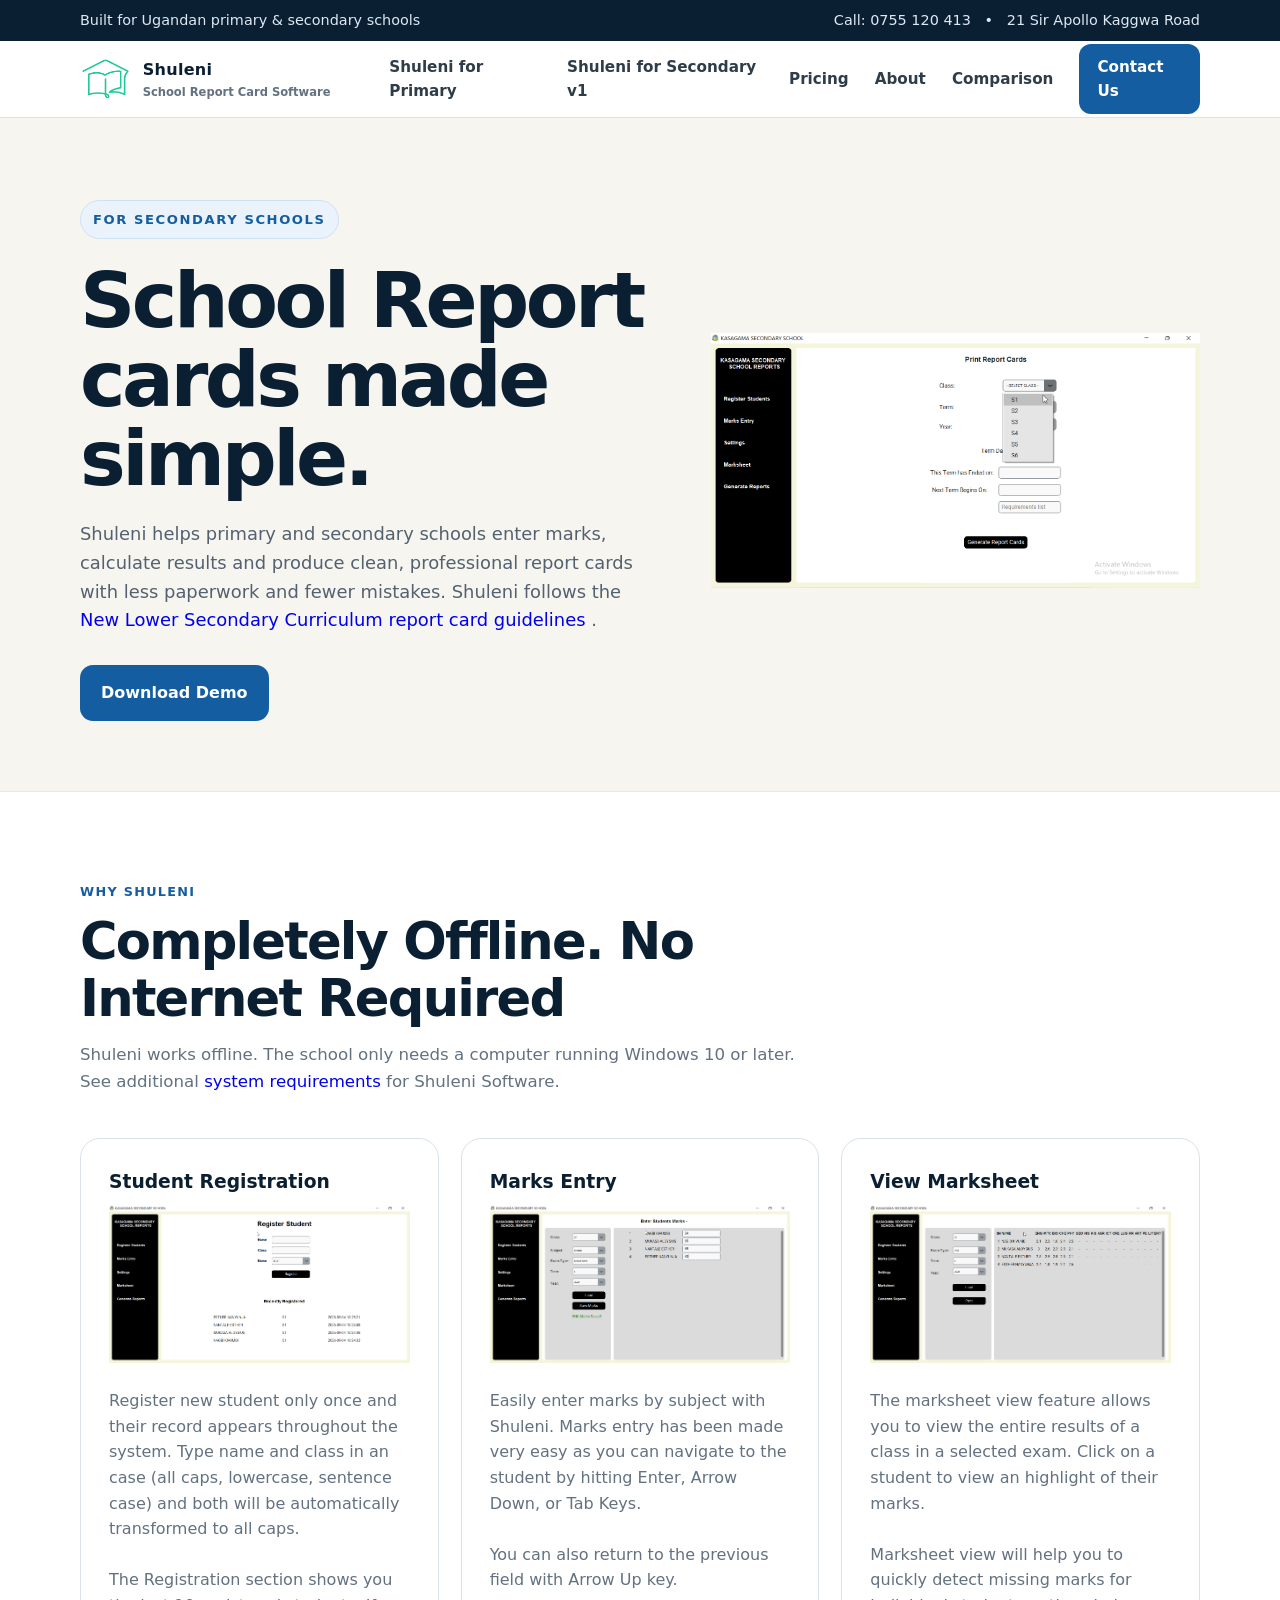
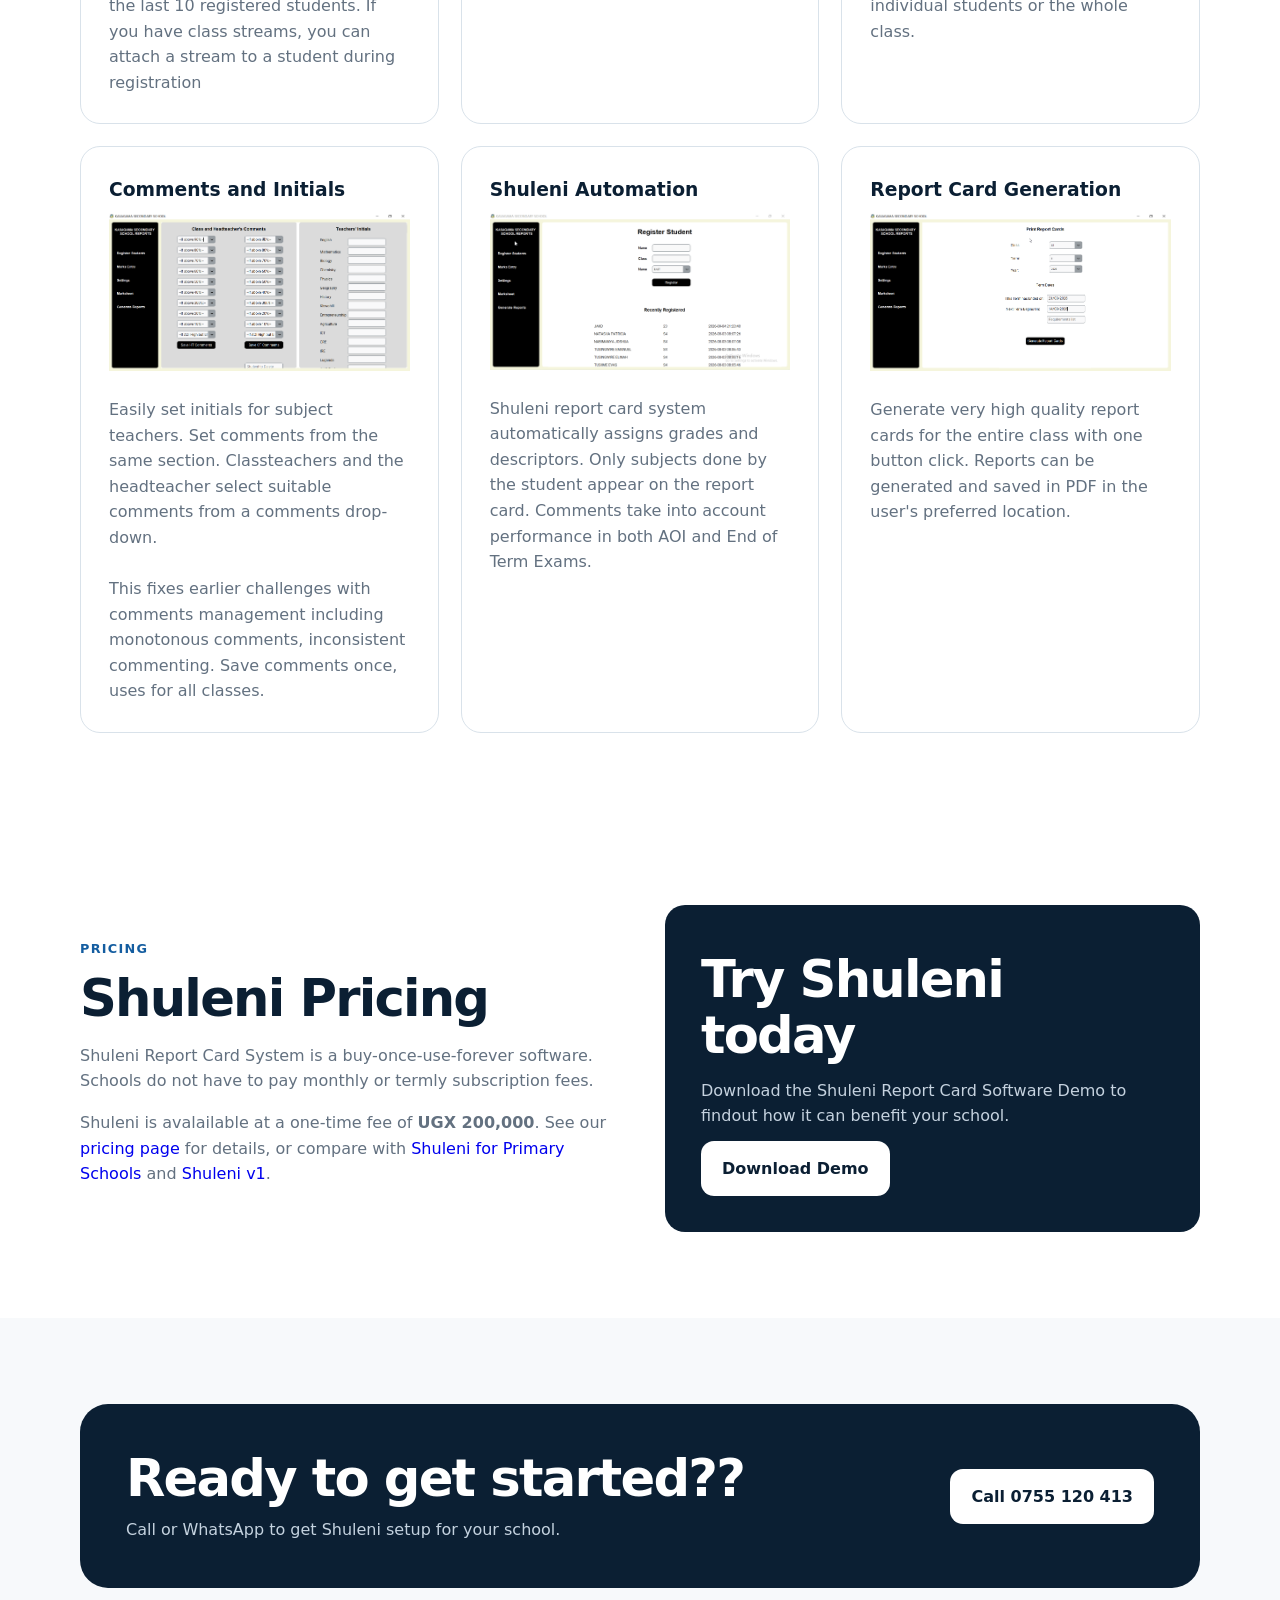
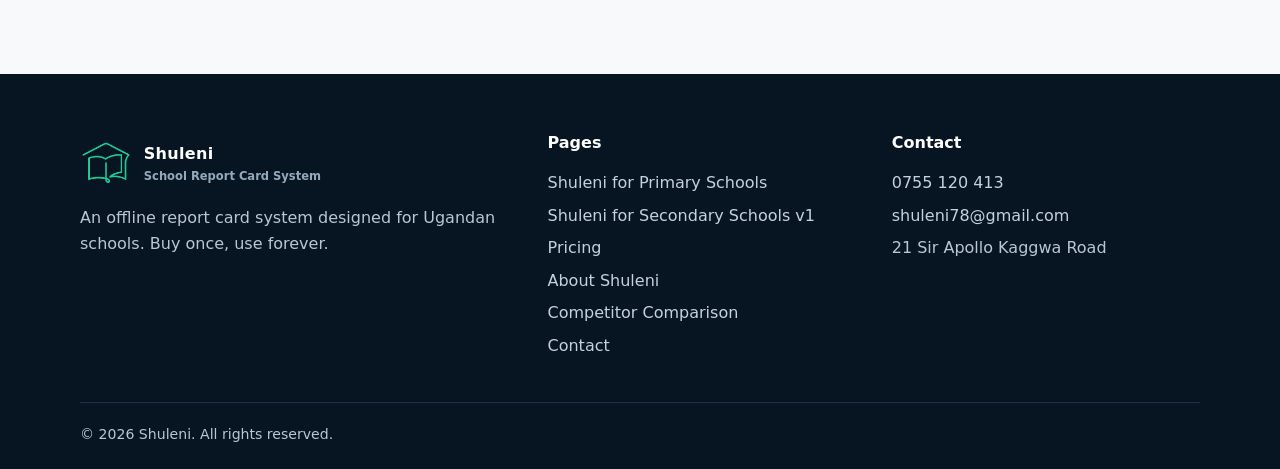
<file: index.html>
<!doctype html>
<html lang="en">

<head>
  <meta charset="utf-8">
  <meta name="viewport" content="width=device-width,initial-scale=1">
  <meta name="description"
    content="Shuleni is an offline report card system for primary and secondary schools in Uganda. Easily generate and print school report cards.">
  <title>Report card software for schools in Uganda | Shuleni</title>
  <link rel="stylesheet" href="styles.css">
  <link rel="canonical" href="https://shuleni.net/">
  <link rel="shortcut icon" href="shuleni.ico" type="image/x-icon">
  <link rel="apple-touch-icon" href="shuleni.png">
  <meta property="og:title" content="Shuleni - Generate report cards offline">
  <meta property="og:description"
    content="Shuleni is an offline report card system for primary and secondary schools in Uganda.">
  <meta property="og:image" content="secondary-report-card-software-v2-student-registration.png">
  <meta property="og:url" content="https://shuleni.net/">

  <script type="application/ld+json">
  {
    "@context": "https://schema.org",
    "@graph": [
      {
        "@type": "SoftwareApplication",
        "@id": "https://shuleni.net/",
        "name": "Shuleni Report Card Software",
        "url": "https://shuleni.net/",
        "applicationCategory": "EducationalApplication",
        "operatingSystem": "All",
        "description": "Generate, print, and manage student report cards easily. Shuleni is Uganda’s report card management system for secondary schools. One-time payment, lifetime use.",
        "offers": {
          "@type": "Offer",
          "price": "200000",
          "priceCurrency": "UGX",
          "description": "Free demo available for download. One-time payment of UGX 200,000 for lifetime use."
        }
      },
      {
        "@type": "Organization",
        "@id": "https://shuleni.net/",
        "name": "Shuleni Report Card Software",
        "url": "https://shuleni.net/",
        "logo": "https://shuleni.net/shuleni.png", 
        "knowsAbout": ["School Management System", "Report Card Software", "Educational Software", "Ugandan Schools"]
      }
    ]
  }
  </script>
</head>

<body>

  <div class="topbar">
    <div class="container">
      <span>Built for Ugandan primary & secondary schools</span>
      <span>Call: 0755 120 413 &nbsp; • &nbsp; 21 Sir Apollo Kaggwa Road</span>
    </div>
  </div>


  <header>
    <div class="container nav">
      <a class="brand" href="index.html">
        <img src="shuleni.png" alt="Shuleni report card software logo" width="18%">
        <span>Shuleni<small>School Report Card Software</small></span>
      </a>
      <button class="menu-btn" aria-label="Open menu" aria-expanded="false">
        <span></span><span></span><span></span>
      </button>
      <nav class="nav-links">
        <a href="primary-school-report-card.html">Shuleni for Primary</a>
        <a href="report-card-for-secondary-school-v1.html">Shuleni for Secondary v1</a>
        <a href="pricing.html">Pricing</a>
        <a href="about.html">About</a>
        <a href="shuleni-vs-other-report-card-systems.html">Comparison</a>
        <a href="contact.html" class="nav-cta">Contact Us</a>
      </nav>
    </div>
  </header>

  <main>
    <section class="hero">
      <div class="container hero-grid">
        <div>
          <span class="eyebrow">For Secondary Schools</span>
          <h1>School Report cards made simple.</h1>
          <p>Shuleni helps primary and secondary schools enter marks, calculate results and produce clean, professional
            report cards with less paperwork and fewer mistakes.
            Shuleni follows the <a href="about.html#ncdc">New Lower Secondary Curriculum report card guidelines</a> .
          </p>

          <div class="actions">
            <a class="btn btn-primary"
              href="https://www.dropbox.com/scl/fi/bcjqydziy88ohp67qaoa9/Shuleni-Reports.exe?rlkey=f9dswarxwx8oh7zzv0zzcn2iu&st=6m3leph2&dl=0"
              download>Download Demo</a>
          </div>

        </div>
        <div class="software-ard" aria-label="Sample report card preview">
          <img src="secondary-report-card-software-v2-report-generation.gif"
            alt="Shuleni report card software report generation process gif" width="100%">

        </div>
      </div>
    </section>

    <section class="section">
      <div class="container">
        <div class="section-head">
          <span class="kicker">Why Shuleni</span>
          <h2>Completely Offline. No Internet Required</h2>
          <p>Shuleni works offline. The school only needs a computer running Windows 10 or later. See additional <a
              href="about.html#requirements">system requirements</a> for Shuleni Software.</p>
        </div>
        <div class="grid-3">
          <div class="card">
            <h3>Student Registration</h3>
            <img src="secondary-report-card-software-v2-student-registration.png"
              alt="Shuleni report card software student registration interface." width="100%">
            <br>
            <p>Register new student only once and their record appears throughout the system. Type name and class in an
              case (all caps, lowercase, sentence case) and both will be automatically transformed to all caps.</p>
            <br>
            <p>The Registration section shows you the last 10 registered students. If you have class streams, you can
              attach a stream to a student during registration</p>
          </div>
          <div class="card">
            <h3>Marks Entry</h3>
            <img src="secondary-report-card-software-v2-marks-entry.png"
              alt="Shuleni report card software marks entry interface." width="100%">
            <br>
            <p>Easily enter marks by subject with Shuleni. Marks entry has been made very easy as you can navigate to
              the student by hitting Enter, Arrow Down, or Tab Keys.</p>
            <br>
            <p>You can also return to the previous field with Arrow Up key.</p>
          </div>
          <div class="card">
            <h3>View Marksheet</h3>
            <img src="secondary-report-card-software-v2-marksheet.png"
              alt="Shuleni report card software marksheet view interface." width="100%">
            <br>
            <p>The marksheet view feature allows you to view the entire results of a class in a selected exam. Click on
              a student to view an highlight of their marks.</p>
            <br>
            <p>Marksheet view will help you to quickly detect missing marks for individual students or the whole class.
            </p>
          </div>
          <div class="card">
            <h3>Comments and Initials</h3>
            <img src="secondary-report-card-software-v2-comments-initials.png"
              alt="Shuleni report card software comments and initials section." width="100%">
            <br>
            <p>Easily set initials for subject teachers. Set comments from the same section. Classteachers and the
              headteacher select suitable comments from a comments drop-down.</p>
            <br>
            <p>This fixes earlier challenges with comments management including monotonous comments, inconsistent
              commenting. Save comments once, uses for all classes.</p>
          </div>
          <div class="card">
            <h3>Shuleni Automation</h3>
            <img src="secondary-report-card-software-v2-student-registration.gif"
              alt="Shuleni report card software automation features." width="100%">
            <br>
            <p>Shuleni report card system automatically assigns grades and descriptors. Only subjects done by the
              student appear on the
              report card. Comments take into account performance in both AOI and End of Term Exams.</p>
          </div>
          <div class="card">
            <h3>Report Card Generation</h3>
            <img src="secondary-report-card-software-v2-report-generation.png"
              alt="Shuleni report card software report generation section." width="100%">
            <br>
            <p>Generate very high quality report cards for the entire class with one button click. Reports can be
              generated and saved in PDF in the user's preferred location.</p>
          </div>

        </div>
      </div>
    </section>


    <section class="section">
      <div class="container split">
        <div>
          <span class="kicker">PRICING</span>
          <h2>Shuleni Pricing</h2>
          <p style="color:var(--muted)">Shuleni Report Card System is a buy-once-use-forever software. Schools do not
            have to pay monthly or termly subscription fees.</p>
          <p style="color:var(--muted)">Shuleni is avalailable at a one-time fee of <strong>UGX 200,000</strong>. See
            our <a href="pricing.html">pricing page</a> for details, or compare with <a
              href="primary-school-report-card.html">Shuleni for Primary Schools</a> and <a
              href="report-card-for-secondary-school-v1.html">Shuleni v1</a>.</p>

        </div>
        <div class="card" style="padding:36px;background:var(--navy);color:white;border:0">

          <h2 style="color:white">Try Shuleni today</h2>
          <p style="color:#c5d2df">Download the Shuleni Report Card Software Demo to findout how it can benefit your
            school.</p>
          <a class="btn"
            href="https://www.dropbox.com/scl/fi/bcjqydziy88ohp67qaoa9/Shuleni-Reports.exe?rlkey=f9dswarxwx8oh7zzv0zzcn2iu&st=6m3leph2&dl=0"
            style="background:white;color:var(--navy);margin-top:12px">Download Demo</a>
        </div>
      </div>
    </section>

    <section class="section alt">
      <div class="container">
        <div class="cta-panel">
          <div>
            <h2>Ready to get started??</h2>
            <p>Call or WhatsApp to get Shuleni setup for your school.</p>
          </div>
          <a class="btn" href="tel:+256755120413" style="background:white;color:var(--navy)">Call 0755 120 413</a>
        </div>
      </div>
    </section>
  </main>

  <footer>
    <div class="container">
      <div class="footer-grid">
        <div>
          <a class="brand" href="index.html" style="color:white">
            <img src="shuleni.png" alt="Shuleni report card software logo" width="12%">
            <span>Shuleni<small style="color:#95a9ba">School Report Card System</small></span>
          </a>
          <p style="max-width:420px">An offline report card system designed for Ugandan schools. Buy once, use
            forever.</p>
        </div>
        <div>
          <h4>Pages</h4>
          <a href="primary-school-report-card.html">Shuleni for Primary Schools</a>
          <a href="report-card-for-secondary-school-v1.html">Shuleni for Secondary Schools v1</a>
          <a href="pricing.html">Pricing</a>
          <a href="about.html">About Shuleni</a>
          <a href="shuleni-vs-other-report-card-systems.html">Competitor Comparison</a>
          <a href="contact.html">Contact</a>
        </div>
        <div>
          <h4>Contact</h4>
          <a href="tel:+256755120413">0755 120 413</a>
          <a href="mailto:shuleni78@gmail.com">shuleni78@gmail.com</a>
          <span>21 Sir Apollo Kaggwa Road</span>
        </div>
      </div>
      <div class="copyright">© <span data-year></span> Shuleni. All rights reserved.</div>
    </div>
  </footer>

  <script src="script.js"></script>
</body>

</html>
</file>
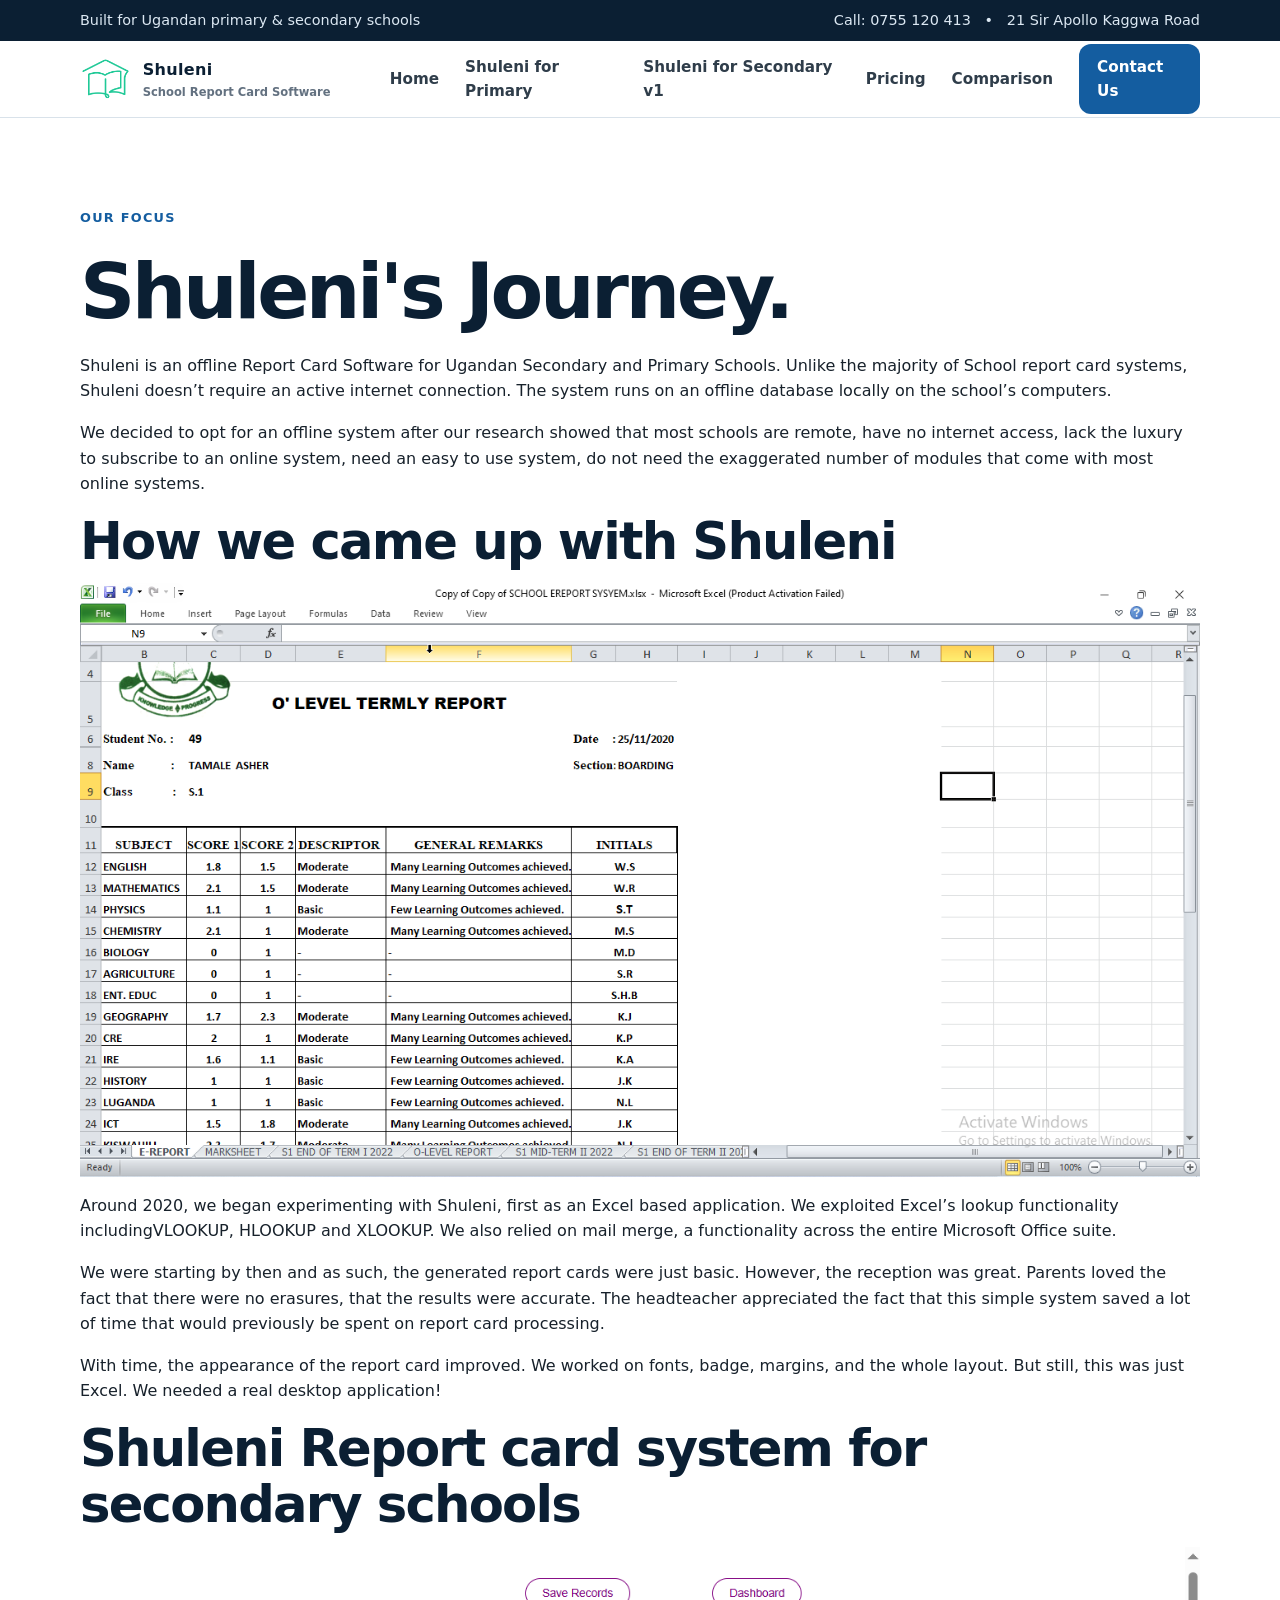
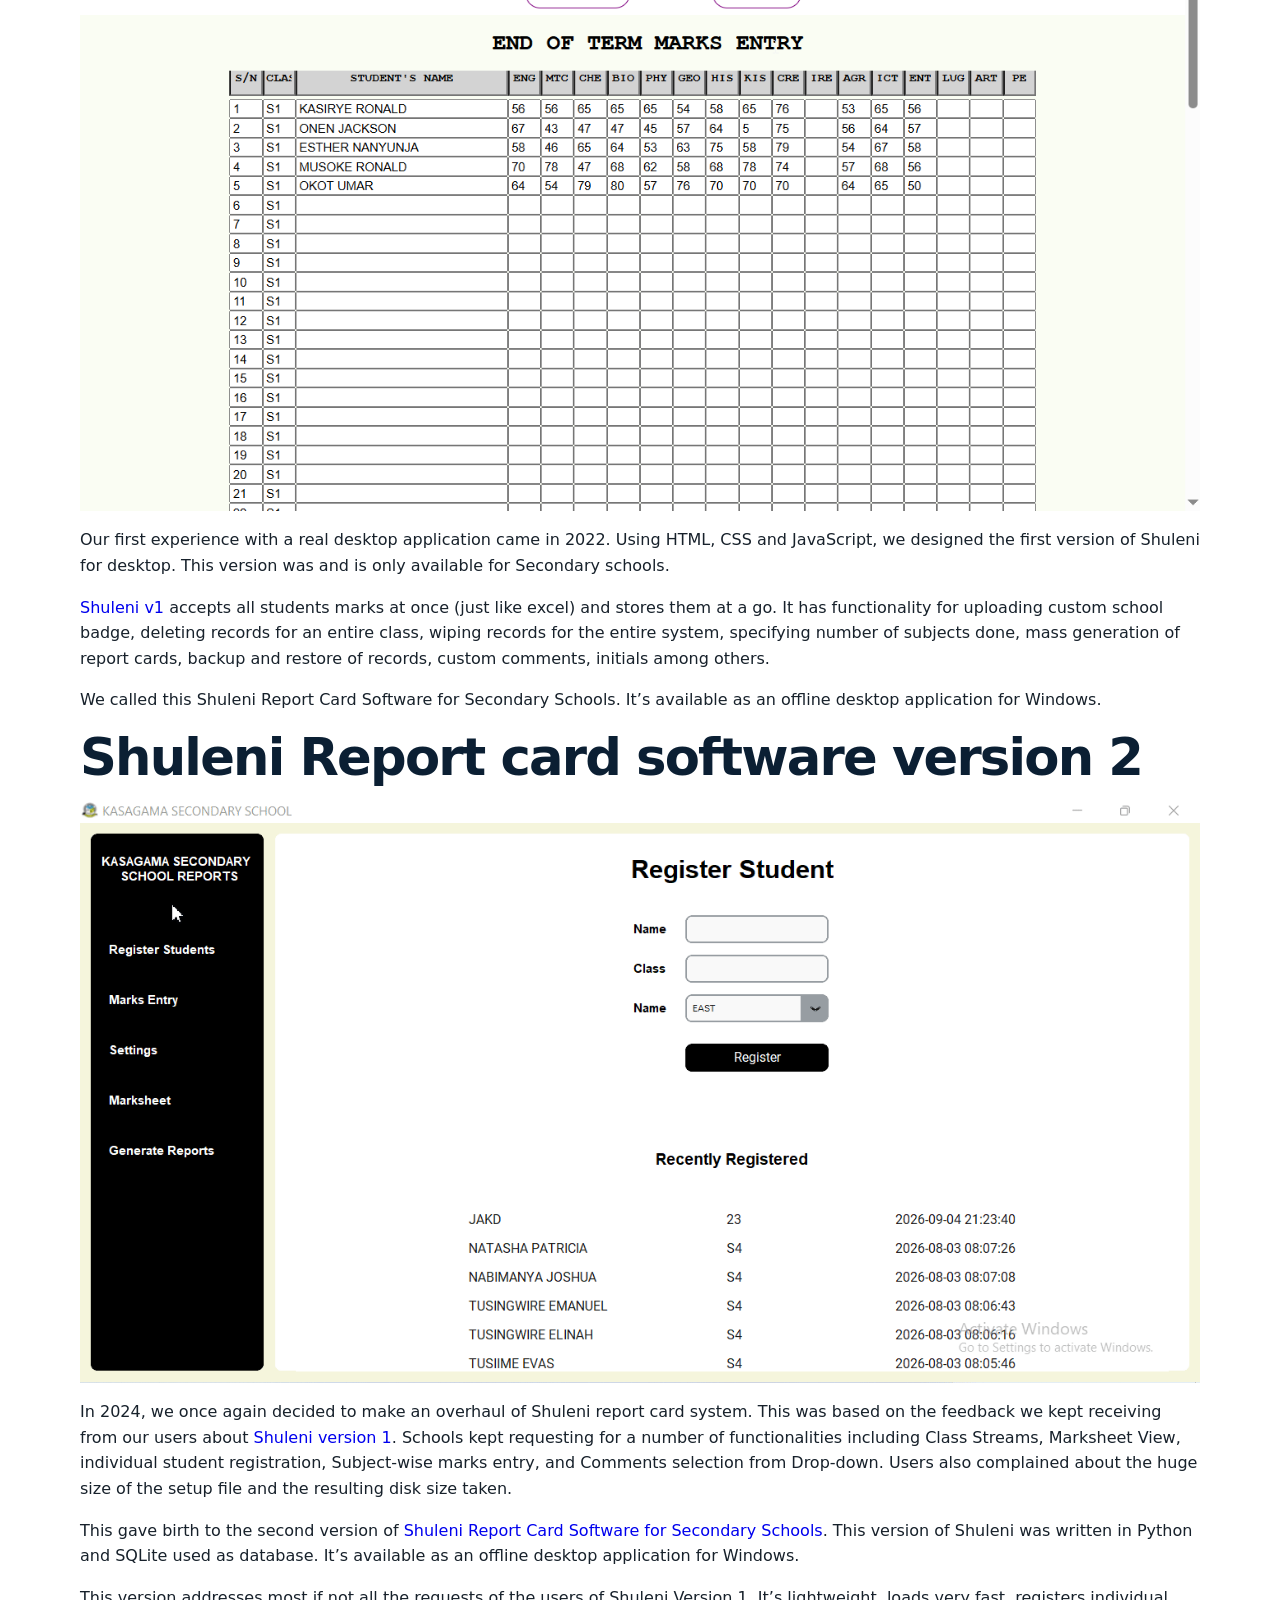
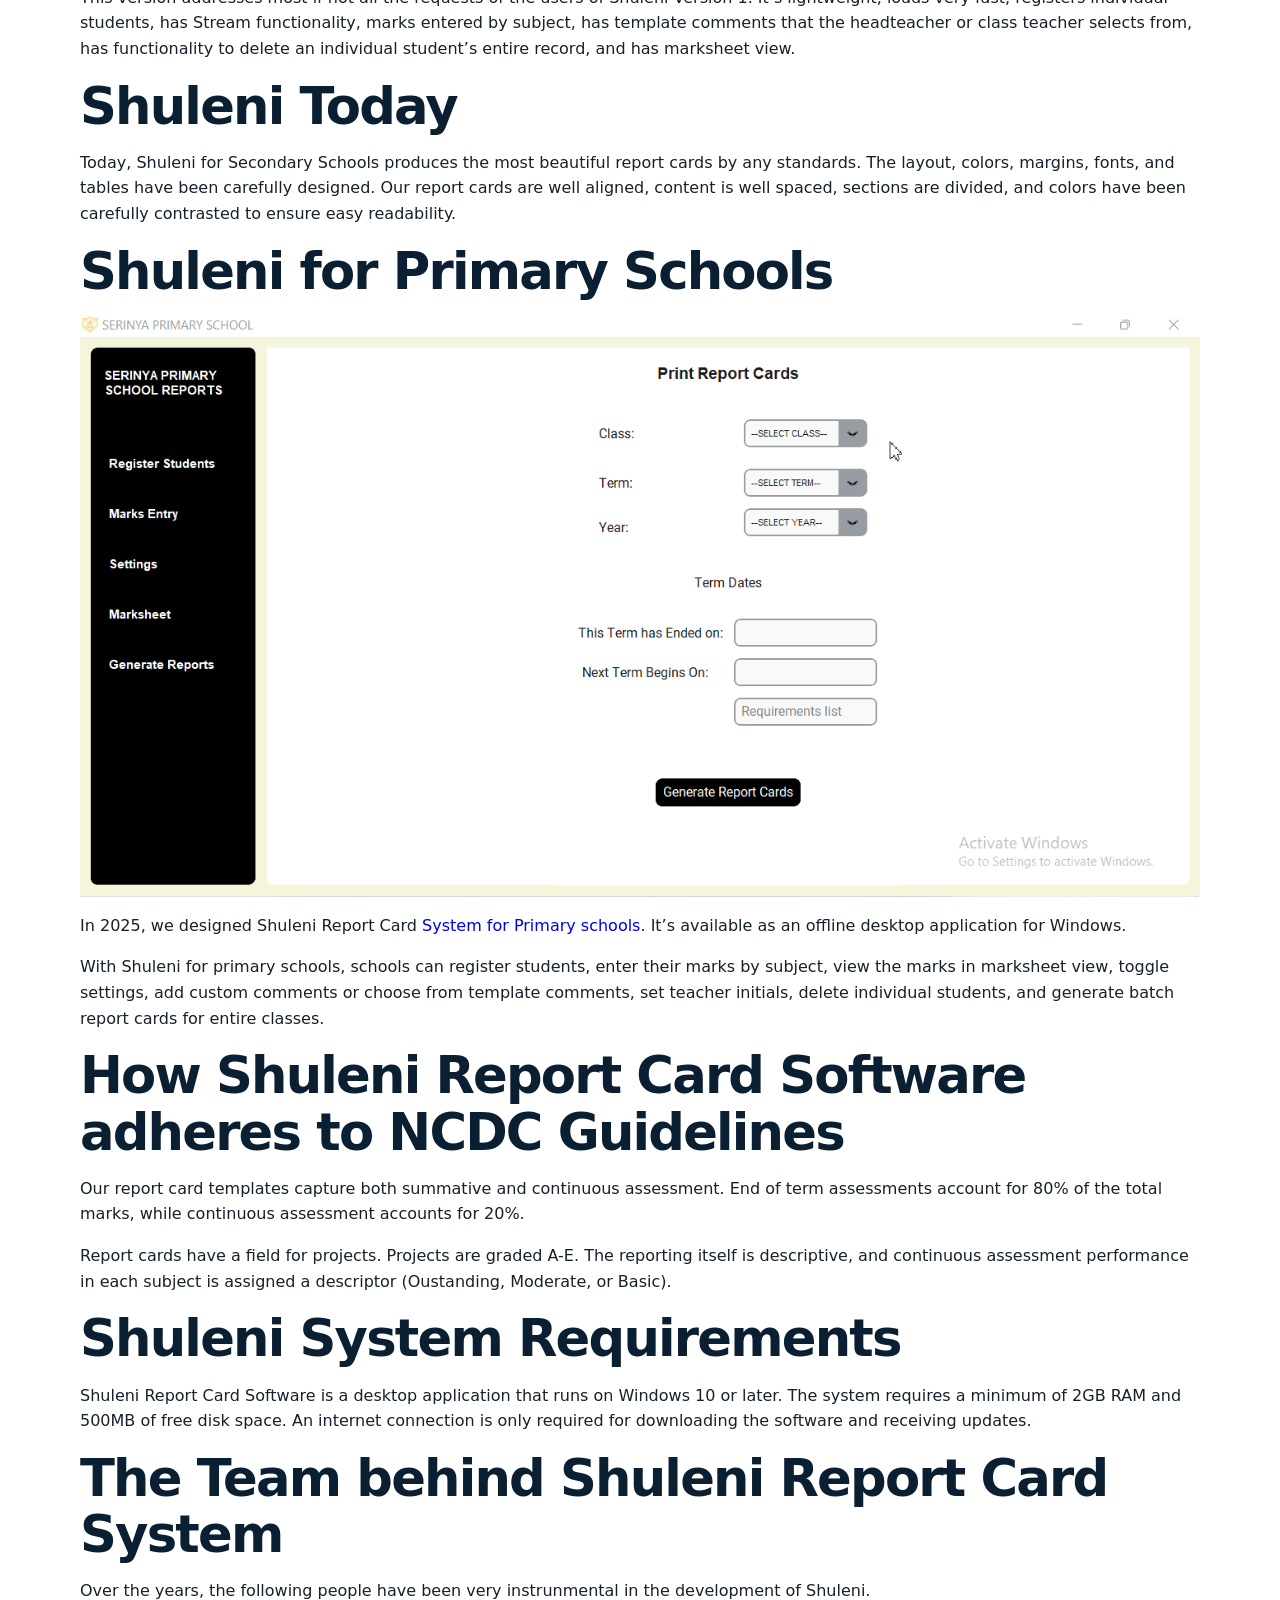
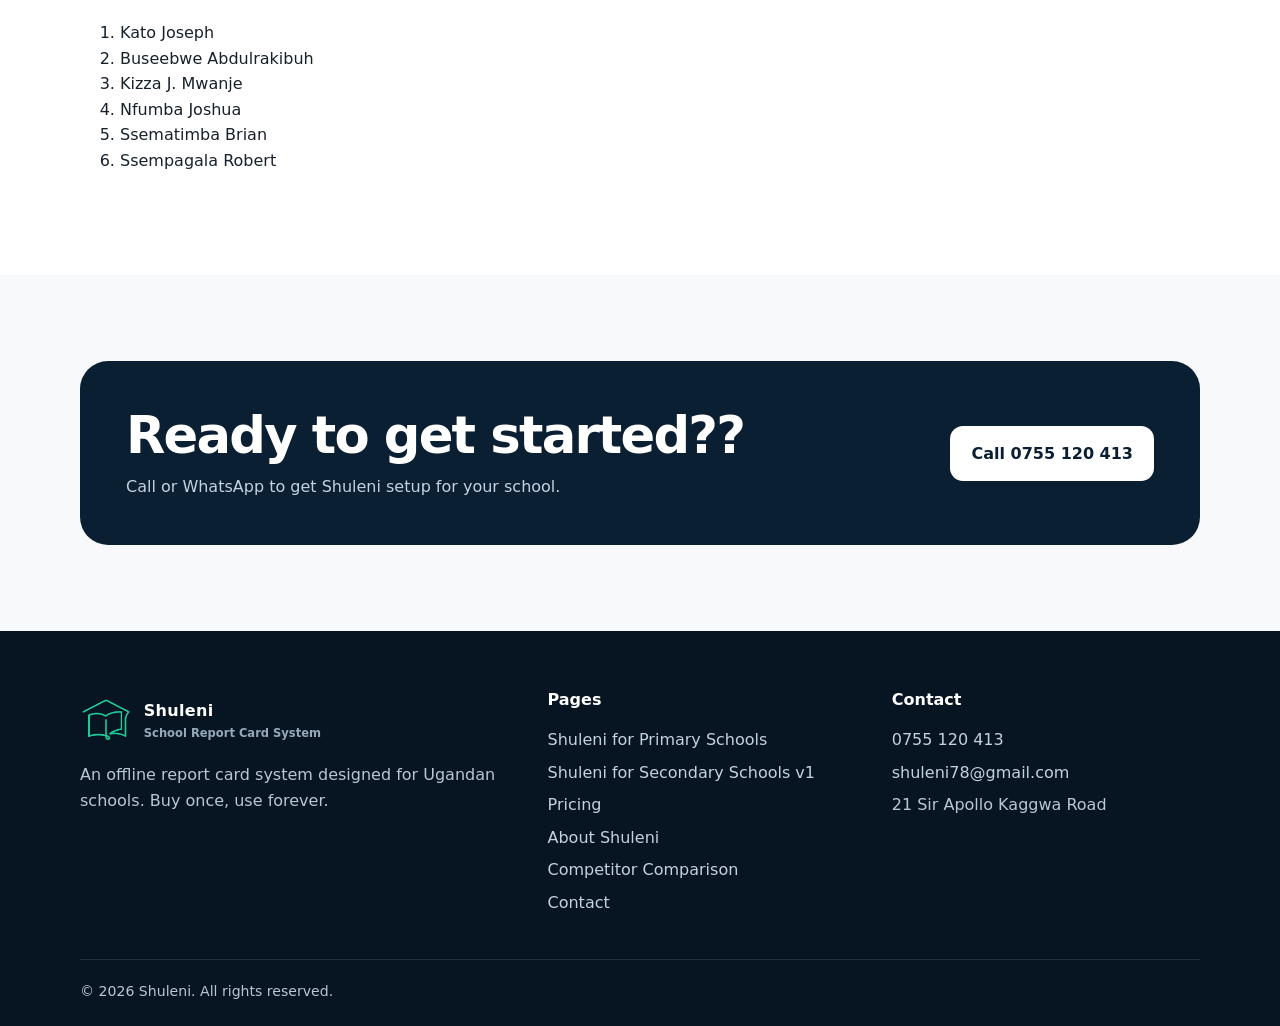
<file: about.html>
<!doctype html>
<html lang="en">

<head>
  <meta charset="utf-8">
  <meta name="viewport" content="width=device-width,initial-scale=1">
  <meta name="description"
    content="Learn how Shuleni report card software simplies report card processing and printing for Ugandan Secondary and Primary Schools.">
  <title>Report Card System for schools in Uganda | About Shuleni</title>
  <link rel="stylesheet" href="styles.css">
  <link rel="canonical" href="https://shuleni.net/about.html">
  <link rel="shortcut icon" href="shuleni.ico" type="image/x-icon">
  <link rel="apple-touch-icon" href="shuleni.png">
  <meta property="og:title" content="Shuleni - Generate report cards offline">
  <meta property="og:description"
    content="Learn how Shuleni simplies report card processing and printing for Ugandan Secondary and Primary Schools.">
  <meta property="og:image" content="secondary-report-card-software-v2-student-registration.png">
  <meta property="og:url" content="https://shuleni.net/about.html">

  <script type="application/ld+json">
  {
    "@context": "https://schema.org",
    "@graph": [
      {
        "@type": "SoftwareApplication",
        "@id": "https://shuleni.net/about.html",
        "name": "Shuleni Report Card Software",
        "url": "https://shuleni.net/about.html",
        "applicationCategory": "EducationalApplication",
        "operatingSystem": "All",
        "description": "Learn more about Shuleni Report Card Management System's journey. Print, Export, Import, and Share school report cards with Shuleni Report Card Management System."
      },
      {
        "@type": "Organization",
        "@id": "https://shuleni.net/about.html",
        "name": "Shuleni Report Card Software",
        "url": "https://shuleni.net/about.html",
        "logo": "https://shuleni.net/shuleni.png"
      }
    ]
  }
  </script>

</head>

<body>

  <div class="topbar">
    <div class="container">
      <span>Built for Ugandan primary & secondary schools</span>
      <span>Call: 0755 120 413 &nbsp; • &nbsp; 21 Sir Apollo Kaggwa Road</span>
    </div>
  </div>


  <header>
    <div class="container nav">
      <a class="brand" href="index.html">
        <img src="shuleni.png" alt="Shuleni report card software logo" width="18%">
        <span>Shuleni<small>School Report Card Software</small></span>
      </a>
      <button class="menu-btn" aria-label="Open menu" aria-expanded="false">
        <span></span><span></span><span></span>
      </button>
      <nav class="nav-links">
        <a href="index.html">Home</a>
        <a href="primary-school-report-card.html">Shuleni for Primary</a>
        <a href="report-card-for-secondary-school-v1.html">Shuleni for Secondary v1</a>
        <a href="pricing.html">Pricing</a>
        <a href="shuleni-vs-other-report-card-systems.html">Comparison</a>
        <a href="contact.html" class="nav-cta">Contact Us</a>
      </nav>
    </div>
  </header>
  <main>
    <section class="section">
      <div class="container spliit">
        <div>
          <span class="kicker">Our focus</span>
          <h1>Shuleni's Journey.</h1>
          <p>Shuleni is an offline Report Card Software for Ugandan Secondary and Primary Schools. Unlike the majority
            of School report card systems, Shuleni doesn’t require an active internet connection. The system runs on
            an offline database locally on the school’s computers. </p>
          <P>We decided to opt for an offline system after our research showed that most schools are remote, have no
            internet access, lack the luxury to subscribe to an online system, need an easy to use system, do not need
            the exaggerated number of modules that come with most online systems.</P>
          <h2>How we came up with Shuleni</h2>
          <img src="excel-based-report-card-system.png" alt="Old Excel-based report card system." width="100%">
          <P>Around 2020, we began experimenting with Shuleni, first as an Excel based application. We exploited Excel’s
            lookup functionality includingVLOOKUP, HLOOKUP and XLOOKUP. We also relied on mail merge, a functionality
            across the entire Microsoft Office suite. </P>
          <P>We were starting by then and as such, the generated report cards were just basic. However, the reception
            was great. Parents loved the fact that there were no erasures, that the results were accurate. The
            headteacher appreciated the fact that this simple system saved a lot of time that would previously be spent
            on report card processing.</P>
          <p>With time, the appearance of the report card improved. We worked on fonts, badge, margins, and the whole
            layout. But still, this was just Excel. We needed a real desktop application! </p>
          <h2>Shuleni Report card system for secondary schools</h2>
          <img src="secondary-report-card-software-v1-marks-entry.png"
            alt="Our first desktop application version of Shuleni for secondary schools." width="100%">
          <p>Our first experience with a real desktop application came in 2022. Using HTML, CSS and JavaScript, we
            designed the first version of Shuleni for desktop. This version was and is only available for Secondary
            schools.</p>
          <p> <a href="report-card-for-secondary-school-v1.html">Shuleni v1</a> accepts all students marks at once (just
            like excel) and stores them at a go. It has
            functionality for uploading custom school badge, deleting records for an entire class, wiping records for
            the entire system, specifying number of subjects done, mass generation of report cards, backup and restore
            of records, custom comments, initials among others. </p>
          <p>We called this Shuleni Report Card Software for Secondary Schools. It’s available as an offline desktop
            application for Windows.</p>
          <h2>Shuleni Report card software version 2</h2>
          <img src="secondary-report-card-software-v2-student-registration.gif"
            alt="Shuleni report card software version 2" width="100%">
          <p>In 2024, we once again decided to make an overhaul of Shuleni report card system. This was based on the
            feedback we kept receiving from our users about <a href="report-card-for-secondary-school-v1.html">Shuleni
              version 1</a>. Schools kept requesting for a number of functionalities including
            Class Streams, Marksheet View, individual student registration, Subject-wise marks entry, and Comments
            selection from Drop-down. Users also complained about the huge size of the setup file and the resulting disk
            size taken.</p>
          <p>This gave birth to the second version of <a href="index.html">Shuleni Report Card Software for Secondary
              Schools</a>. This version
            of Shuleni was written in Python and SQLite used as database. It’s available as an offline desktop
            application for Windows. </p>
          <p>This version addresses most if not all the requests of the users of Shuleni Version 1. It’s lightweight,
            loads very fast, registers individual students, has Stream functionality, marks entered by subject, has
            template comments that the headteacher or class teacher selects from, has functionality to delete an
            individual student’s entire record, and has marksheet view. </p>
          <h2>Shuleni Today</h2>
          <p>Today, Shuleni for Secondary Schools produces the most beautiful report cards by any standards. The layout,
            colors, margins, fonts, and tables have been carefully designed. Our report cards are well aligned, content
            is well spaced, sections are divided, and colors have been carefully contrasted to ensure easy readability.
          </p>
          <h2>Shuleni for Primary Schools</h2>
          <img src="primary-report-card-software-report-generation.gif"
            alt="Shuleni report card software for primary schools" width="100%">
          <p>In 2025, we designed Shuleni Report Card <a href="primary-school-report-card.html">System for Primary
              schools</a>. It’s available as an offline desktop
            application for Windows.</p>
          <p>With Shuleni for primary schools, schools can register students, enter their marks by subject, view the
            marks in marksheet view, toggle settings, add custom comments or choose from template comments, set teacher
            initials, delete individual students, and generate batch report cards for entire classes. </p>

          <h2 id="ncdc">How Shuleni Report Card Software adheres to NCDC Guidelines</h2>
          <p>Our report card templates capture both summative and continuous assessment. End of term assessments account
            for 80% of the total marks, while continuous assessment accounts for 20%.</p>
          <p>Report cards have a field for projects. Projects are graded A-E. The reporting itself is descriptive, and
            continuous assessment performance in each subject is assigned a descriptor (Oustanding, Moderate, or Basic).
          </p>
          <h2 id="requirements">Shuleni System Requirements</h2>
          <p>Shuleni Report Card Software is a desktop application that runs on Windows 10 or later. The system requires
            a minimum of 2GB RAM and 500MB of free disk space. An internet connection is only required for downloading
            the software and receiving updates.</p>
          <h2>The Team behind Shuleni Report Card System</h2>
          <p>Over the years, the following people have been very instrunmental in the development of Shuleni. </p>
          <ol>
            <li>Kato Joseph</li>
            <li>Buseebwe Abdulrakibuh</li>
            <li>Kizza J. Mwanje</li>
            <li>Nfumba Joshua</li>
            <li>Ssematimba Brian</li>
            <li>Ssempagala Robert</li>
          </ol>
        </div>
      </div>
    </section>

    <section class="section alt">
      <div class="container">
        <div class="cta-panel">
          <div>
            <h2>Ready to get started??</h2>
            <p>Call or WhatsApp to get Shuleni setup for your school.</p>
          </div>
          <a class="btn" href="tel:+256755120413" style="background:white;color:var(--navy)">Call 0755 120 413</a>
        </div>
      </div>
    </section>
  </main>

  <footer>
    <div class="container">
      <div class="footer-grid">
        <div>
          <a class="brand" href="index.html" style="color:white">
            <img src="shuleni.png" alt="Shuleni report card software logo" width="12%">
            <span>Shuleni<small style="color:#95a9ba">School Report Card System</small></span>
          </a>
          <p style="max-width:420px">An offline report card system designed for Ugandan schools. Buy once, use
            forever.</p>
        </div>
        <div>
          <h4>Pages</h4>
          <a href="primary-school-report-card.html">Shuleni for Primary Schools</a>
          <a href="report-card-for-secondary-school-v1.html">Shuleni for Secondary Schools v1</a>
          <a href="pricing.html">Pricing</a>
          <a href="about.html">About Shuleni</a>
          <a href="shuleni-vs-other-report-card-systems.html">Competitor Comparison</a>
          <a href="contact.html">Contact</a>
        </div>
        <div>
          <h4>Contact</h4>
          <a href="tel:+256755120413">0755 120 413</a>
          <a href="mailto:shuleni78@gmail.com">shuleni78@gmail.com</a>
          <span>21 Sir Apollo Kaggwa Road</span>
        </div>
      </div>
      <div class="copyright">© <span data-year></span> Shuleni. All rights reserved.</div>
    </div>
  </footer>

  <script src="script.js"></script>
</body>

</html>
</file>
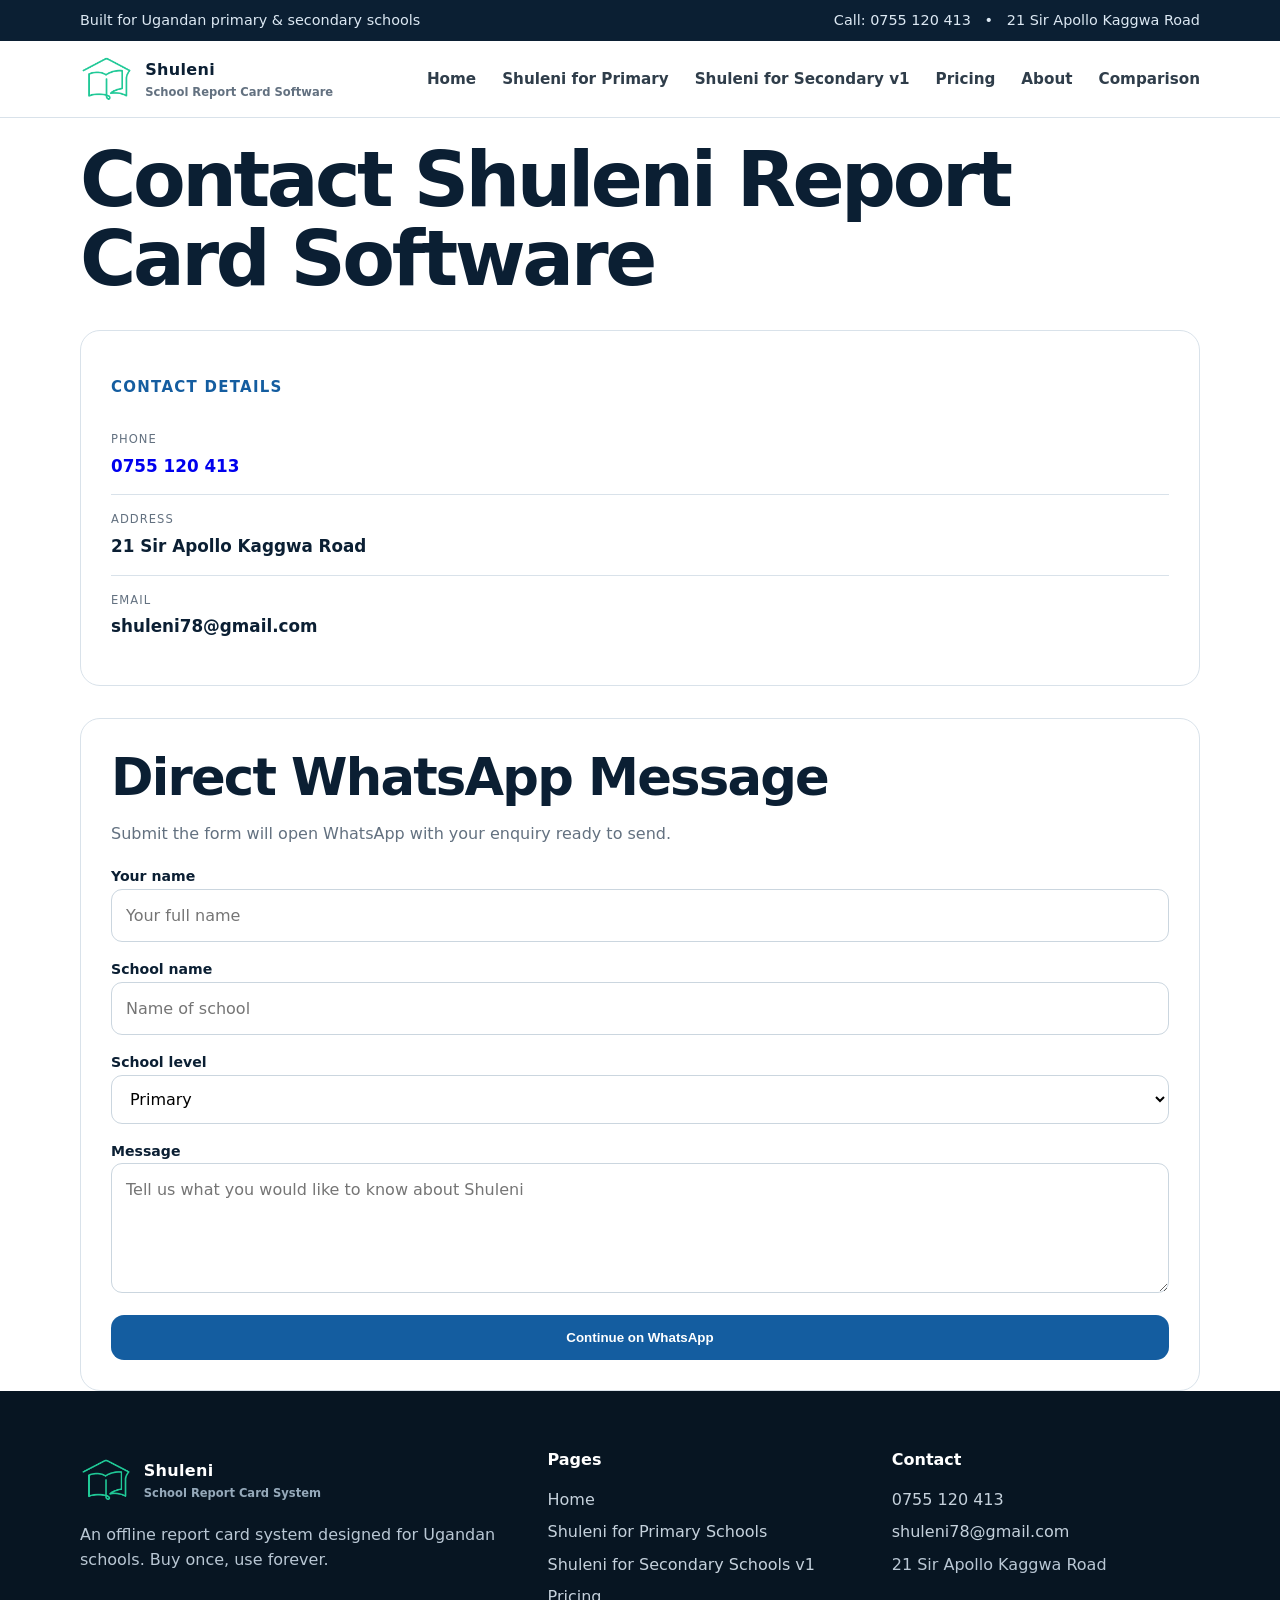
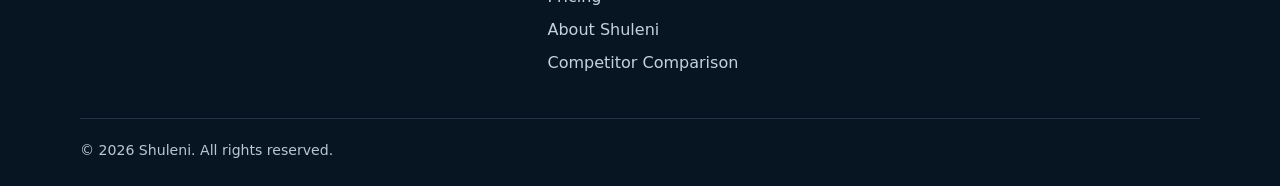
<file: contact.html>
<!doctype html>
<html lang="en">

<head>
  <meta charset="utf-8">
  <meta name="viewport" content="width=device-width,initial-scale=1">
  <meta name="description"
    content="Need assistance with school report cards? Contact us for inquiries on how to download, install, and use Shuleni - an offline report card system for schools in Uganda. ">
  <title>Contact Us | Shuleni Support and Sales Inquiries</title>
  <link rel="stylesheet" href="styles.css">
  <link rel="canonical" href="https://shuleni.net/contact.html">
  <link rel="shortcut icon" href="shuleni.ico" type="image/x-icon">
  <link rel="apple-touch-icon" href="shuleni.png">
  <meta property="og:title" content="Contact Shuleni Support and Sales Inquiries">
  <meta property="og:description"
    content="Need assistance with school report cards? Contact us for inquiries on how to download, install, and use Shuleni - an offline report card system for schools in Uganda. ">
  <meta property="og:image" content="secondary-report-card-software-v2-student-registration.png">
  <meta property="og:url" content="https://shuleni.net/contact.html">

  <script type="application/ld+json">
  {
    "@context": "https://schema.org",
    "@graph": [
      {
        "@type": "SoftwareApplication",
        "@id": "https://shuleni.net/contact.html",
        "name": "Shuleni Report Card Software",
        "url": "https://shuleni.net/contact.html",
        "applicationCategory": "EducationalApplication",
        "operatingSystem": "All",
        "description": "Discover how to contact Shuleni for Sales and customer suppport. Shuleni is Uganda's Best Report Card Management System for Secondary Schools."
      },
      {
        "@type": "Organization",
        "@id": "https://shuleni.net/contact.html",
        "name": "Shuleni Report Card Software",
        "url": "https://shuleni.net/contact.html",
        "logo": "https://shuleni.net/shuleni.png"
      }
    ]
  }
  </script>
</head>

<body>
  <div class="topbar">
    <div class="container">
      <span>Built for Ugandan primary & secondary schools</span>
      <span>Call: 0755 120 413 &nbsp; • &nbsp; 21 Sir Apollo Kaggwa Road</span>
    </div>
  </div>

  <header>
    <div class="container nav">
      <a class="brand" href="index.html">
        <img src="shuleni.png" alt="Shuleni report card software logo" width="18%">
        <span>Shuleni<small>School Report Card Software</small></span>
      </a>
      <button class="menu-btn" aria-label="Open menu" aria-expanded="false">
        <span></span><span></span><span></span>
      </button>
      <nav class="nav-links">
        <a href="index.html">Home</a>
        <a href="primary-school-report-card.html">Shuleni for Primary</a>
        <a href="report-card-for-secondary-school-v1.html">Shuleni for Secondary v1</a>
        <a href="pricing.html">Pricing</a>
        <a href="about.html">About</a>
        <a href="shuleni-vs-other-report-card-systems.html">Comparison</a>
      </nav>
    </div>
  </header>

  <main>
    <div class="container contact-grids">
      <h1>Contact Shuleni Report Card Software</h1>
      <div class="contact-card">
        <span class="kicker">
          <h3>Contact details</h3>
        </span>
        <div class="contact-item"><small>Phone</small><strong><a href="tel:+256755120413">0755 120 413</a></strong>
        </div>
        <div class="contact-item"><small>Address</small><strong>21 Sir Apollo Kaggwa Road</strong></div>
        <div class="contact-item"><small>Email</small><strong>shuleni78@gmail.com</strong></div>
      </div>
      <div class="contact-card">
        <h2 style="margin-top:0;color:var(--navy)">Direct WhatsApp Message</h2>
        <p style="color:var(--muted)">Submit the form will open WhatsApp with your enquiry ready to send.</p>
        <form id="contactForm">
          <div><label for="name">Your name</label><input id="name" required placeholder="Your full name"></div>
          <div><label for="school">School name</label><input id="school" required placeholder="Name of school"></div>
          <div><label for="level">School level</label><select id="level">
              <option>Primary</option>
              <option>Secondary</option>
              <option>Primary & Secondary</option>
            </select></div>
          <div><label for="message">Message</label><textarea id="message"
              placeholder="Tell us what you would like to know about Shuleni"></textarea></div>
          <button class="btn btn-primary" type="submit">Continue on WhatsApp</button>
        </form>
      </div>
    </div>
    </section>
  </main>

  <footer>
    <div class="container">
      <div class="footer-grid">
        <div>
          <a class="brand" href="index.html" style="color:white">
            <img src="shuleni.png" alt="Shuleni report card software logo" width="12%">
            <span>Shuleni<small style="color:#95a9ba">School Report Card System</small></span>
          </a>
          <p style="max-width:420px">An offline report card system designed for Ugandan schools. Buy once, use
            forever.</p>
        </div>
        <div>
          <h4>Pages</h4>
          <a href="index.html">Home</a>
          <a href="primary-school-report-card.html">Shuleni for Primary Schools</a>
          <a href="report-card-for-secondary-school-v1.html">Shuleni for Secondary Schools v1</a>
          <a href="pricing.html">Pricing</a>
          <a href="about.html">About Shuleni</a>
          <a href="shuleni-vs-other-report-card-systems.html">Competitor Comparison</a>
        </div>
        <div>
          <h4>Contact</h4>
          <a href="tel:+256755120413">0755 120 413</a>
          <a href="mailto:shuleni78@gmail.com">shuleni78@gmail.com</a>
          <span>21 Sir Apollo Kaggwa Road</span>
        </div>
      </div>
      <div class="copyright">© <span data-year></span> Shuleni. All rights reserved.</div>
    </div>
  </footer>

  <script src="script.js"></script>
</body>

</html>
</file>
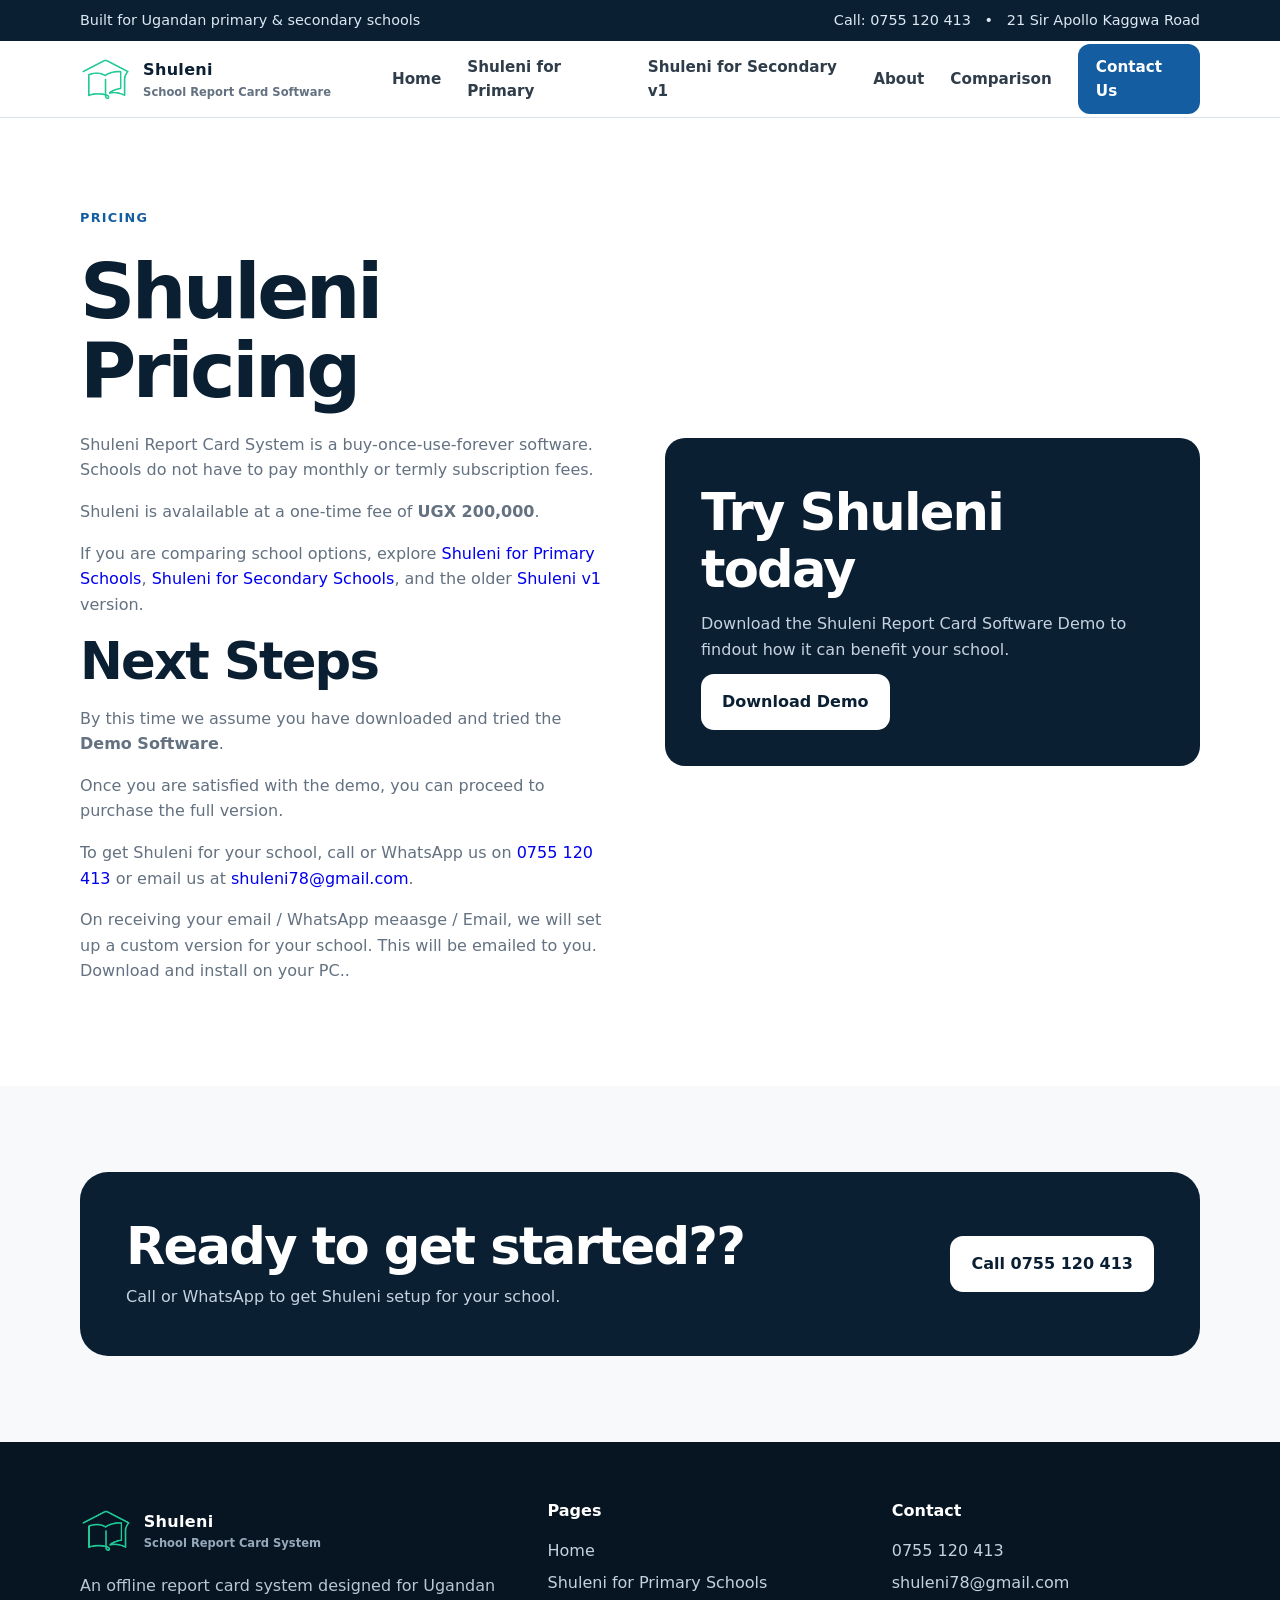
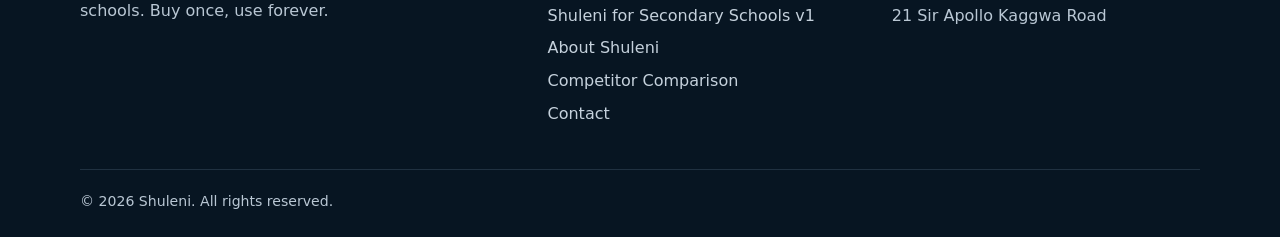
<file: pricing.html>
<!doctype html>
<html lang="en">

<head>
  <meta charset="utf-8">
  <meta name="viewport" content="width=device-width,initial-scale=1">
  <meta name="description"
    content="Explore Shuleni pricing. Find affordable report card software suitable for all school sizes.">
  <title>Affordable Report Card Software | Shuleni Pricing</title>
  <link rel="stylesheet" href="styles.css">
  <link rel="canonical" href="https://shuleni.net/pricing.html">
  <link rel="shortcut icon" href="shuleni.ico" type="image/x-icon">
  <link rel="apple-touch-icon" href="shuleni.png">
  <meta property="og:title" content="Shuleni Pricing">
  <meta property="og:description"
    content="Explore Shuleni pricing. Find affordable report card software suitable for all school sizes.">
  <meta property="og:image" content="secondary-report-card-software-v2-student-registration.png">
  <meta property="og:url" content="https://shuleni.net/pricing.html">

  <script type="application/ld+json">
  {
    "@context": "https://schema.org",
    "@graph": [
      {
        "@type": "SoftwareApplication",
        "@id": "https://shuleni.net/pricing.html",
        "name": "Shuleni Report Card Software",
        "url": "https://shuleni.net/pricing.html",
        "applicationCategory": "EducationalApplication",
        "operatingSystem": "All",
        "description": "Explore Shuleni pricing. Find affordable offline report card software suitable for secondary and primary schools."
      },
      {
        "@type": "Organization",
        "@id": "https://shuleni.net/pricing.html",
        "name": "Shuleni Report Card Software",
        "url": "https://shuleni.net/pricing.html",
        "logo": "https://shuleni.net/shuleni.png"
      }
    ]
  }
  </script>
</head>

<body>

  <div class="topbar">
    <div class="container">
      <span>Built for Ugandan primary & secondary schools</span>
      <span>Call: 0755 120 413 &nbsp; • &nbsp; 21 Sir Apollo Kaggwa Road</span>
    </div>
  </div>

  <header>
    <div class="container nav">
      <a class="brand" href="index.html">
        <img src="shuleni.png" alt="Shuleni report card software logo" width="18%">
        <span>Shuleni<small>School Report Card Software</small></span>
      </a>
      <button class="menu-btn" aria-label="Open menu" aria-expanded="false">
        <span></span><span></span><span></span>
      </button>
      <nav class="nav-links">
        <a href="index.html">Home</a>
        <a href="primary-school-report-card.html">Shuleni for Primary</a>
        <a href="report-card-for-secondary-school-v1.html">Shuleni for Secondary v1</a>
        <a href="about.html">About</a>
        <a href="shuleni-vs-other-report-card-systems.html">Comparison</a>
        <a href="contact.html" class="nav-cta">Contact Us</a>
      </nav>
    </div>
  </header>

  <main>
    <section class="section">
      <div class="container split">
        <div>
          <span class="kicker">PRICING</span>
          <h1>Shuleni Pricing</h1>
          <p style="color:var(--muted)">Shuleni Report Card System is a buy-once-use-forever software. Schools do not
            have to pay monthly or termly subscription fees.</p>
          <p style="color:var(--muted)">Shuleni is avalailable at a one-time fee of <strong>UGX 200,000</strong>.</p>
          <p style="color:var(--muted)">If you are comparing school options, explore <a
              href="primary-school-report-card.html">Shuleni for Primary Schools</a>, <a href="index.html">Shuleni for
              Secondary Schools</a>, and the older <a href="report-card-for-secondary-school-v1.html">Shuleni v1</a>
            version.</p>
          <h2>Next Steps</h2>
          <p style="color:var(--muted)">By this time we assume you have downloaded and tried the <strong>Demo
              Software</strong>.</p>
          <p style="color:var(--muted)">Once you are satisfied with the demo, you can proceed to purchase the full
            version.</p>
          <p style="color:var(--muted)">To get Shuleni for your school, call or WhatsApp us on <a
              href="tel:+256755120413">0755 120 413</a> or email us at <a
              href="mailto:shuleni78@gmail.com">shuleni78@gmail.com</a>.</p>
          <p style="color:var(--muted)">On receiving your email / WhatsApp meaasge / Email, we will set up a custom
            version for your school. This will be emailed to you. Download and install on your PC.</strong>.</p>
        </div>
        <div class="card" style="padding:36px;background:var(--navy);color:white;border:0">

          <h2 style="color:white">Try Shuleni today</h2>
          <p style="color:#c5d2df">Download the Shuleni Report Card Software Demo to findout how it can benefit your
            school.</p>
          <a class="btn"
            href="https://www.dropbox.com/scl/fi/bcjqydziy88ohp67qaoa9/Shuleni-Reports.exe?rlkey=f9dswarxwx8oh7zzv0zzcn2iu&st=6m3leph2&dl=0"
            style="background:white;color:var(--navy);margin-top:12px">Download
            Demo</a>
        </div>
      </div>
    </section>

    <section class="section alt">
      <div class="container">
        <div class="cta-panel">
          <div>
            <h2>Ready to get started??</h2>
            <p>Call or WhatsApp to get Shuleni setup for your school.</p>
          </div>
          <a class="btn" href="tel:+256755120413" style="background:white;color:var(--navy)">Call 0755 120 413</a>
        </div>
      </div>
    </section>

  </main>

  <footer>
    <div class="container">
      <div class="footer-grid">
        <div>
          <a class="brand" href="index.html" style="color:white">
            <img src="shuleni.png" alt="Shuleni report card software logo" width="12%">
            <span>Shuleni<small style="color:#95a9ba">School Report Card System</small></span>
          </a>
          <p style="max-width:420px">An offline report card system designed for Ugandan schools. Buy once, use
            forever.</p>
        </div>
        <div>
          <h4>Pages</h4>
          <a href="index.html">Home</a>
          <a href="primary-school-report-card.html">Shuleni for Primary Schools</a>
          <a href="report-card-for-secondary-school-v1.html">Shuleni for Secondary Schools v1</a>
          <a href="about.html">About Shuleni</a>
          <a href="shuleni-vs-other-report-card-systems.html">Competitor Comparison</a>
          <a href="contact.html">Contact</a>
        </div>
        <div>
          <h4>Contact</h4>
          <a href="tel:+256755120413">0755 120 413</a>
          <a href="mailto:shuleni78@gmail.com">shuleni78@gmail.com</a>
          <span>21 Sir Apollo Kaggwa Road</span>
        </div>
      </div>
      <div class="copyright">© <span data-year></span> Shuleni. All rights reserved.</div>
    </div>
  </footer>

  <script src="script.js"></script>
</body>

</html>
</file>
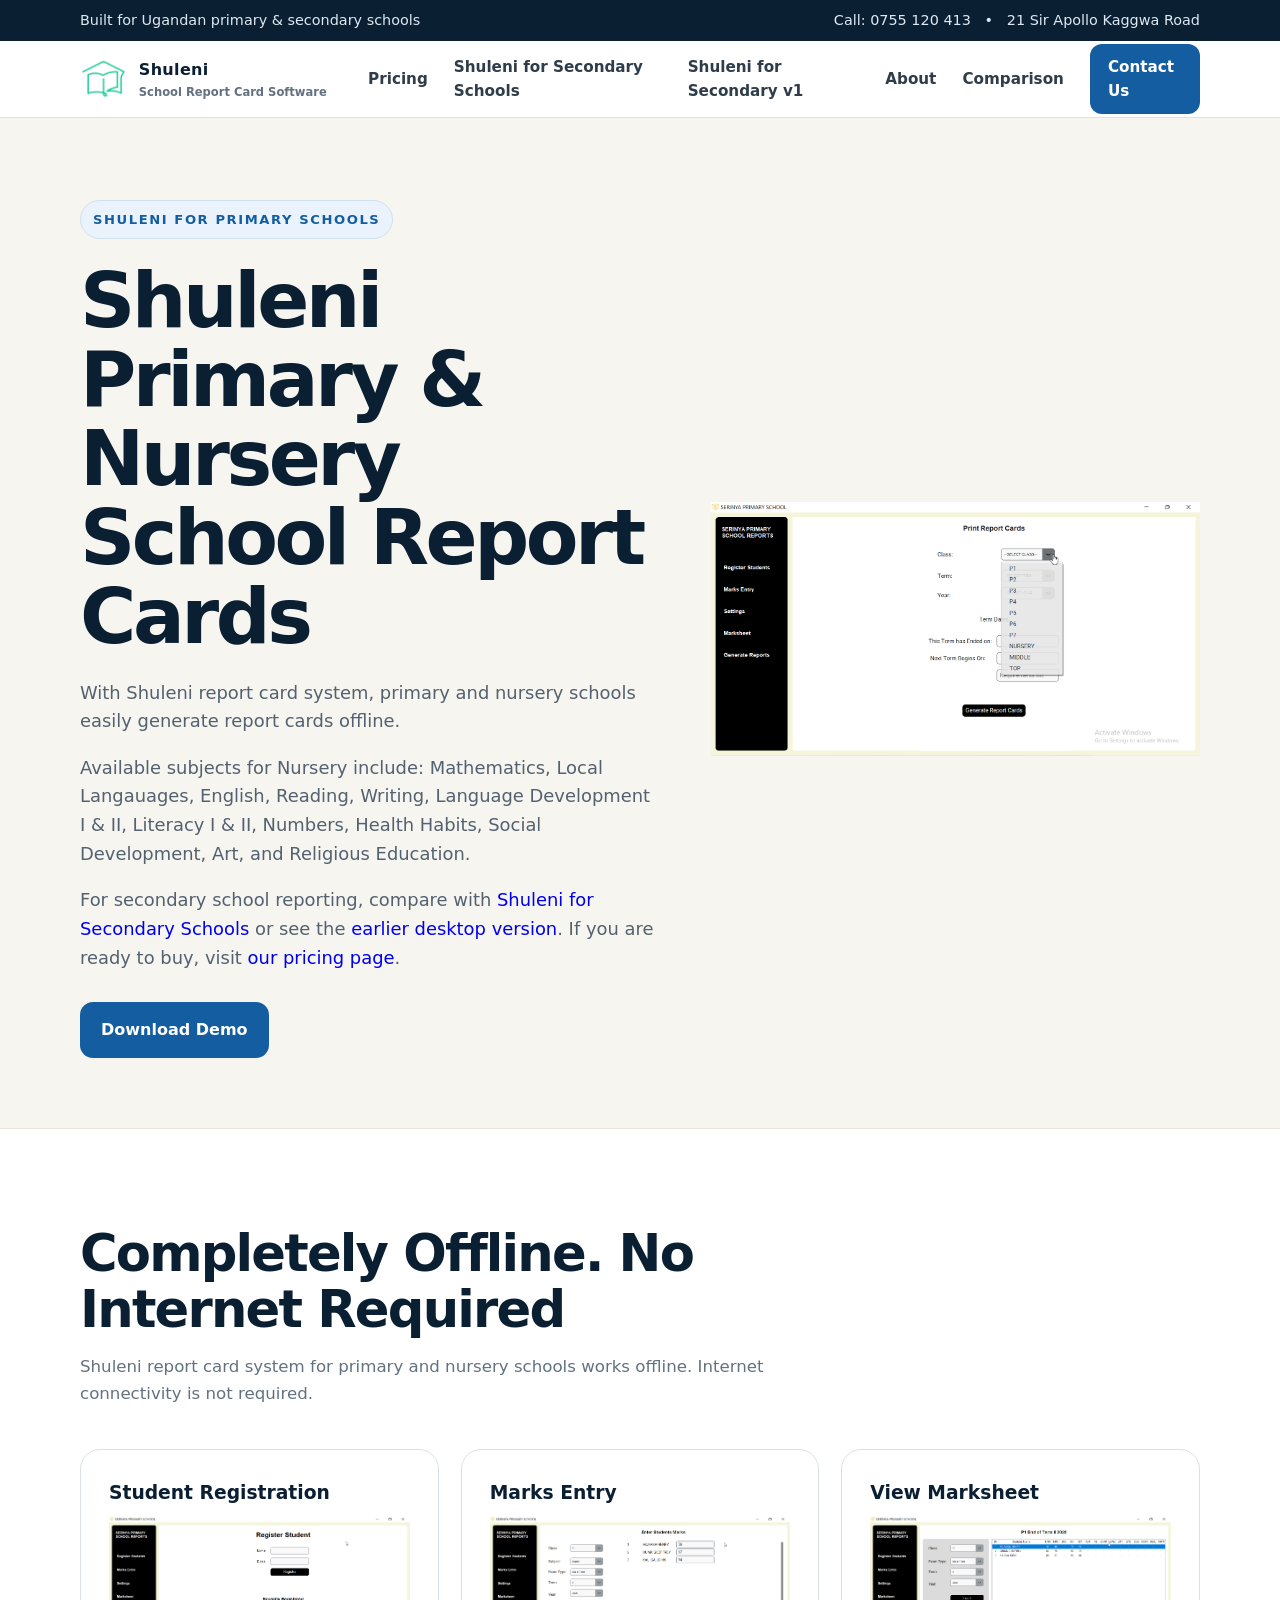
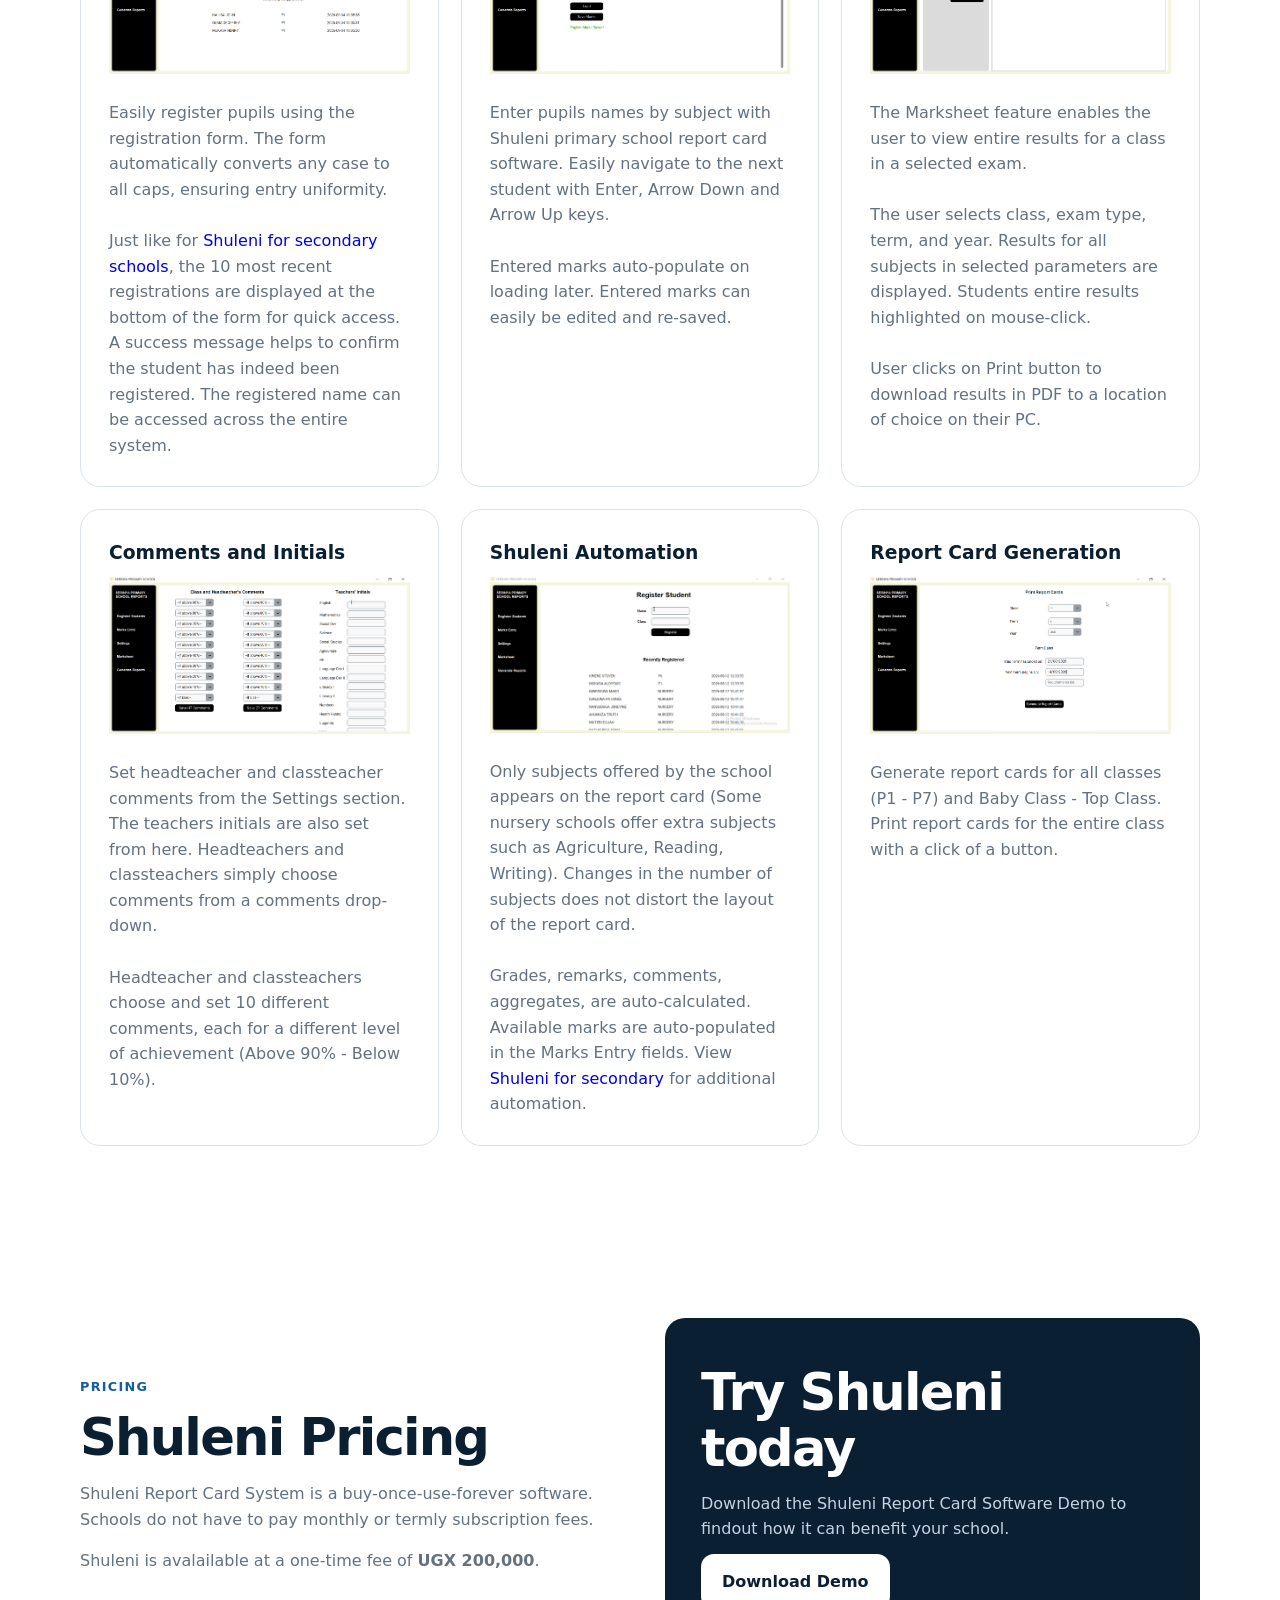
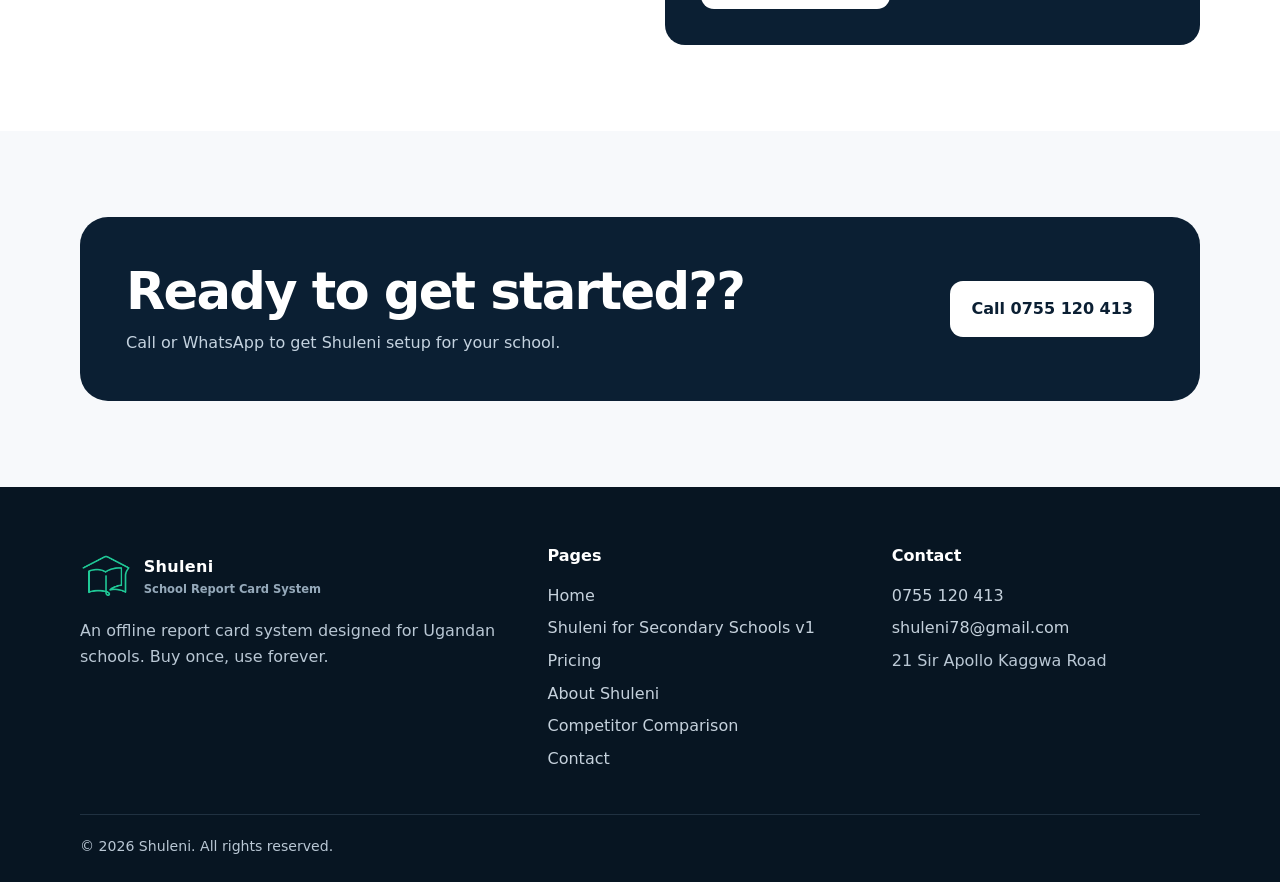
<file: primary-school-report-card.html>
<!doctype html>
<html lang="en">

<head>
  <meta charset="utf-8">
  <meta name="viewport" content="width=device-width,initial-scale=1">
  <meta name="description"
    content="Shuleni is a report card software for primary schools. Register student, enter marks, view Marsksheet, and print in one destop application.">
  <title>Report Card System for Primary Schools | Shuleni</title>
  <link rel="stylesheet" href="styles.css">
  <link rel="canonical" href="https://shuleni.net/primary-school-report-card.html">
  <link rel="shortcut icon" href="shuleni.ico" type="image/x-icon">
  <link rel="apple-touch-icon" href="shuleni.png">
  <meta property="og:title" content="Shuleni For Primary Schools">
  <meta property="og:description"
    content="Shuleni is a report card software for primary schools. Register student, enter marks, view Marksheets, and print in one desktop application.">
  <meta property="og:image" content="primary-report-card-software-student-registration.png">
  <meta property="og:url" content="https://shuleni.net/primary-school-report-card.html">

  <script type="application/ld+json">
  {
    "@context": "https://schema.org",
    "@graph": [
      {
        "@type": "SoftwareApplication",
        "@id": "https://shuleni.net/primary-school-report-card.html",
        "name": "Shuleni Report Card Software",
        "url": "https://shuleni.net/primary-school-report-card.html",
        "applicationCategory": "EducationalApplication",
        "operatingSystem": "All",
        "description": "Shuleni is a report card software for primary schools. Register student, enter marks, view Marksheets, and print in one desktop application."
      },
      {
        "@type": "Organization",
        "@id": "https://shuleni.net/primary-school-report-card.html",
        "name": "Shuleni Report Card Software",
        "url": "https://shuleni.net/primary-school-report-card.html",
        "logo": "https://shuleni.net/shuleni.png"
      }
    ]
  }
  </script>
</head>

<body>
  <div class="topbar">
    <div class="container">
      <span>Built for Ugandan primary & secondary schools</span>
      <span>Call: 0755 120 413 &nbsp; • &nbsp; 21 Sir Apollo Kaggwa Road</span>
    </div>
  </div>

  <header>
    <div class="container nav">
      <a class="brand" href="index.html">
        <img src="shuleni.png" alt="Shuleni report card software logo" width="18%">
        <span>Shuleni<small>School Report Card Software</small></span>
      </a>
      <button class="menu-btn" aria-label="Open menu" aria-expanded="false">
        <span></span><span></span><span></span>
      </button>
      <nav class="nav-links">
        <a href="pricing.html">Pricing</a>
        <a href="index.html">Shuleni for Secondary Schools</a>
        <a href="report-card-for-secondary-school-v1.html">Shuleni for Secondary v1</a>
        <a href="about.html">About</a>
        <a href="shuleni-vs-other-report-card-systems.html">Comparison</a>
        <a href="contact.html" class="nav-cta">Contact Us</a>
      </nav>
    </div>
  </header>

  <main>
    <section class="hero">
      <div class="container hero-grid">
        <div>
          <span class="eyebrow">Shuleni For Primary Schools</span>
          <h1>Shuleni Primary & Nursery School Report Cards</h1>
          <p>With Shuleni report card system, primary and nursery schools easily generate report cards offline. </p>
          <p>Available subjects for Nursery include: Mathematics, Local Langauages, English, Reading, Writing, Language
            Development I & II, Literacy I & II, Numbers, Health Habits, Social Development, Art, and Religious
            Education.</p>
          <p>For secondary school reporting, compare with <a href="index.html">Shuleni for Secondary Schools</a> or see
            the <a href="report-card-for-secondary-school-v1.html">earlier desktop version</a>. If you are ready to buy,
            visit <a href="pricing.html">our pricing page</a>.</p>
          <div class="actions">
            <a class="btn btn-primary"
              href="https://www.dropbox.com/scl/fi/bcjqydziy88ohp67qaoa9/Shuleni-Reports.exe?rlkey=f9dswarxwx8oh7zzv0zzcn2iu&st=6m3leph2&dl=0">Download
              Demo</a>
          </div>

        </div>
        <div class="software-ard" aria-label="Sample report card preview">
          <img src="primary-report-card-software-report-generation.gif"
            alt="How to generate report cards with Shuleni report card software for primary schools." width="100%">

        </div>
      </div>
    </section>

    <section class="section">
      <div class="container">
        <div class="section-head">
          <h2>Completely Offline. No Internet Required</h2>
          <p>Shuleni report card system for primary and nursery schools works offline. Internet connectivity is not
            required.</p>
        </div>
        <div class="grid-3">
          <div class="card">
            <h3>Student Registration</h3>
            <img src="primary-report-card-software-student-registration.png"
              alt="How to register students with Shuleni report card software for primary schools." width="100%">
            <br>
            <p>Easily register pupils using the registration form. The form automatically converts any case to all caps,
              ensuring entry uniformity.</p>
            <br>
            <p>Just like for <a href="index.html">Shuleni for secondary schools</a>, the 10 most recent registrations
              are displayed at the bottom of the form for quick access. A success
              message helps to confirm the student has indeed been registered. The registered name can be accessed
              across the entire system.</p>
          </div>
          <div class="card">
            <h3>Marks Entry</h3>
            <img src="primary-report-card-software-marks-entry.png"
              alt="How to enter marks with Shuleni report card software for primary schools." width="100%">
            <br>
            <p>Enter pupils names by subject with Shuleni primary school report card software. Easily navigate to the
              next
              student with Enter, Arrow Down and Arrow Up keys.</p>
            <br>
            <p>Entered marks auto-populate on loading later. Entered marks can easily be edited and re-saved.</p>
          </div>
          <div class="card">
            <h3>View Marksheet</h3>
            <img src="primary-report-card-software-marksheet-view.png"
              alt="How to view marksheet with Shuleni report card software for primary schools." width="100%">
            <br>
            <p>The Marksheet feature enables the user to view entire results for a class in a selected exam.</p>
            <br>
            <p>The user selects class, exam type, term, and year. Results for all subjects in selected parameters are
              displayed.
              Students entire results highlighted on mouse-click.</p>
            <br>
            <p>User clicks on Print button to download results in PDF to a location of choice on their PC.</p>
          </div>
          <div class="card">
            <h3>Comments and Initials</h3>
            <img src="primary-report-card-software-comments-initials.png"
              alt="How to set comments and initials with Shuleni report card software for primary schools."
              width="100%">
            <br>
            <p>Set headteacher and classteacher comments from the Settings section. The teachers initials are also set
              from here. Headteachers and classteachers simply choose comments from a comments drop-down.</p>
            <br>
            <p>Headteacher and classteachers choose and set 10 different comments, each for a different level of
              achievement (Above 90% - Below 10%).</p>
          </div>
          <div class="card">
            <h3>Shuleni Automation</h3>
            <img src="primary-report-card-software-student-registration.gif"
              alt="How to register students with Shuleni report card software for primary schools." width="100%">
            <br>
            <p>Only subjects offered by the school appears on the report card (Some nursery schools offer extra subjects
              such as Agriculture,
              Reading, Writing). Changes in the number of subjects does not distort the layout of the report card.
            </p>
            <br>
            <p> Grades, remarks, comments, aggregates, are auto-calculated. Available marks are auto-populated in the
              Marks Entry fields. View <a href="index.html">Shuleni for secondary</a> for additional automation.</p>
          </div>
          <div class="card">
            <h3>Report Card Generation</h3>
            <img src="primary-report-card-software-report-generation.png"
              alt="How to generate report cards with Shuleni report card software for primary schools." width="100%">
            <br>
            <p>Generate report cards for all classes (P1 - P7) and Baby Class - Top Class. Print report cards for the
              entire class with a click of a button.</p>
          </div>
        </div>
      </div>
    </section>

    <section class="section">
      <div class="container split">
        <div>
          <span class="kicker">PRICING</span>
          <h2>Shuleni Pricing</h2>
          <p style="color:var(--muted)">Shuleni Report Card System is a buy-once-use-forever software. Schools do not
            have to pay monthly or termly subscription fees.</p>
          <p style="color:var(--muted)">Shuleni is avalailable at a one-time fee of <strong>UGX 200,000</strong>.</p>

        </div>
        <div class="card" style="padding:36px;background:var(--navy);color:white;border:0">

          <h2 style="color:white">Try Shuleni today</h2>
          <p style="color:#c5d2df">Download the Shuleni Report Card Software Demo to findout how it can benefit your
            school.</p>
          <a class="btn"
            href="https://www.dropbox.com/scl/fi/bcjqydziy88ohp67qaoa9/Shuleni-Reports.exe?rlkey=f9dswarxwx8oh7zzv0zzcn2iu&st=6m3leph2&dl=0"
            style="background:white;color:var(--navy);margin-top:12px">Download
            Demo</a>
        </div>
      </div>
    </section>

    <section class="section alt">
      <div class="container">
        <div class="cta-panel">
          <div>
            <h2>Ready to get started??</h2>
            <p>Call or WhatsApp to get Shuleni setup for your school.</p>
          </div>
          <a class="btn" href="tel:+256755120413" style="background:white;color:var(--navy)">Call 0755 120 413</a>
        </div>
      </div>
    </section>
  </main>

  <footer>
    <div class="container">
      <div class="footer-grid">
        <div>
          <a class="brand" href="index.html" style="color:white">
            <img src="shuleni.png" alt="Shuleni report card software logo" width="12%">
            <span>Shuleni<small style="color:#95a9ba">School Report Card System</small></span>
          </a>
          <p style="max-width:420px">An offline report card system designed for Ugandan schools. Buy once, use
            forever.</p>
        </div>
        <div>
          <h4>Pages</h4>
          <a href="index.html">Home</a>
          <a href="report-card-for-secondary-school-v1.html">Shuleni for Secondary Schools v1</a>
          <a href="pricing.html">Pricing</a>
          <a href="about.html">About Shuleni</a>
          <a href="shuleni-vs-other-report-card-systems.html">Competitor Comparison</a>
          <a href="contact.html">Contact</a>
        </div>
        <div>
          <h4>Contact</h4>
          <a href="tel:+256755120413">0755 120 413</a>
          <a href="mailto:shuleni78@gmail.com">shuleni78@gmail.com</a>
          <span>21 Sir Apollo Kaggwa Road</span>
        </div>
      </div>
      <div class="copyright">© <span data-year></span> Shuleni. All rights reserved.</div>
    </div>
  </footer>

  <script src="script.js"></script>
</body>

</html>
</file>
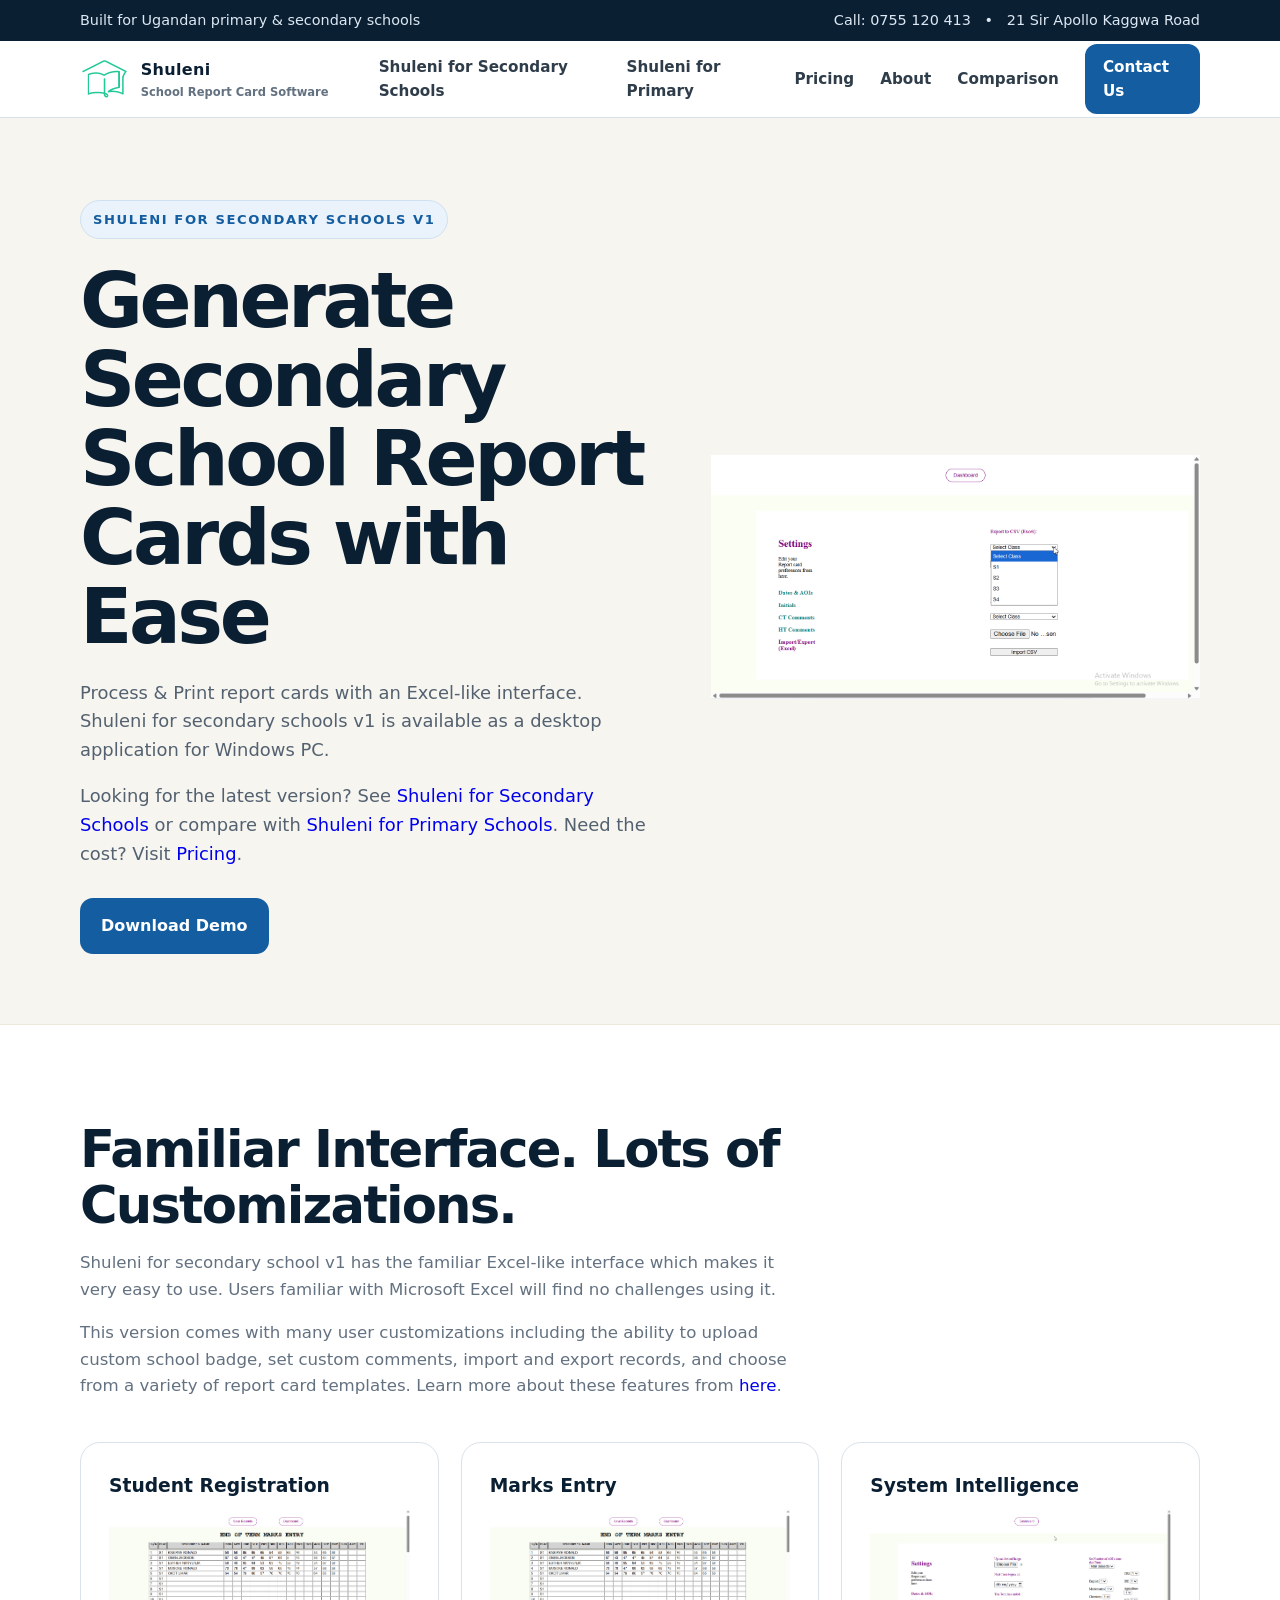
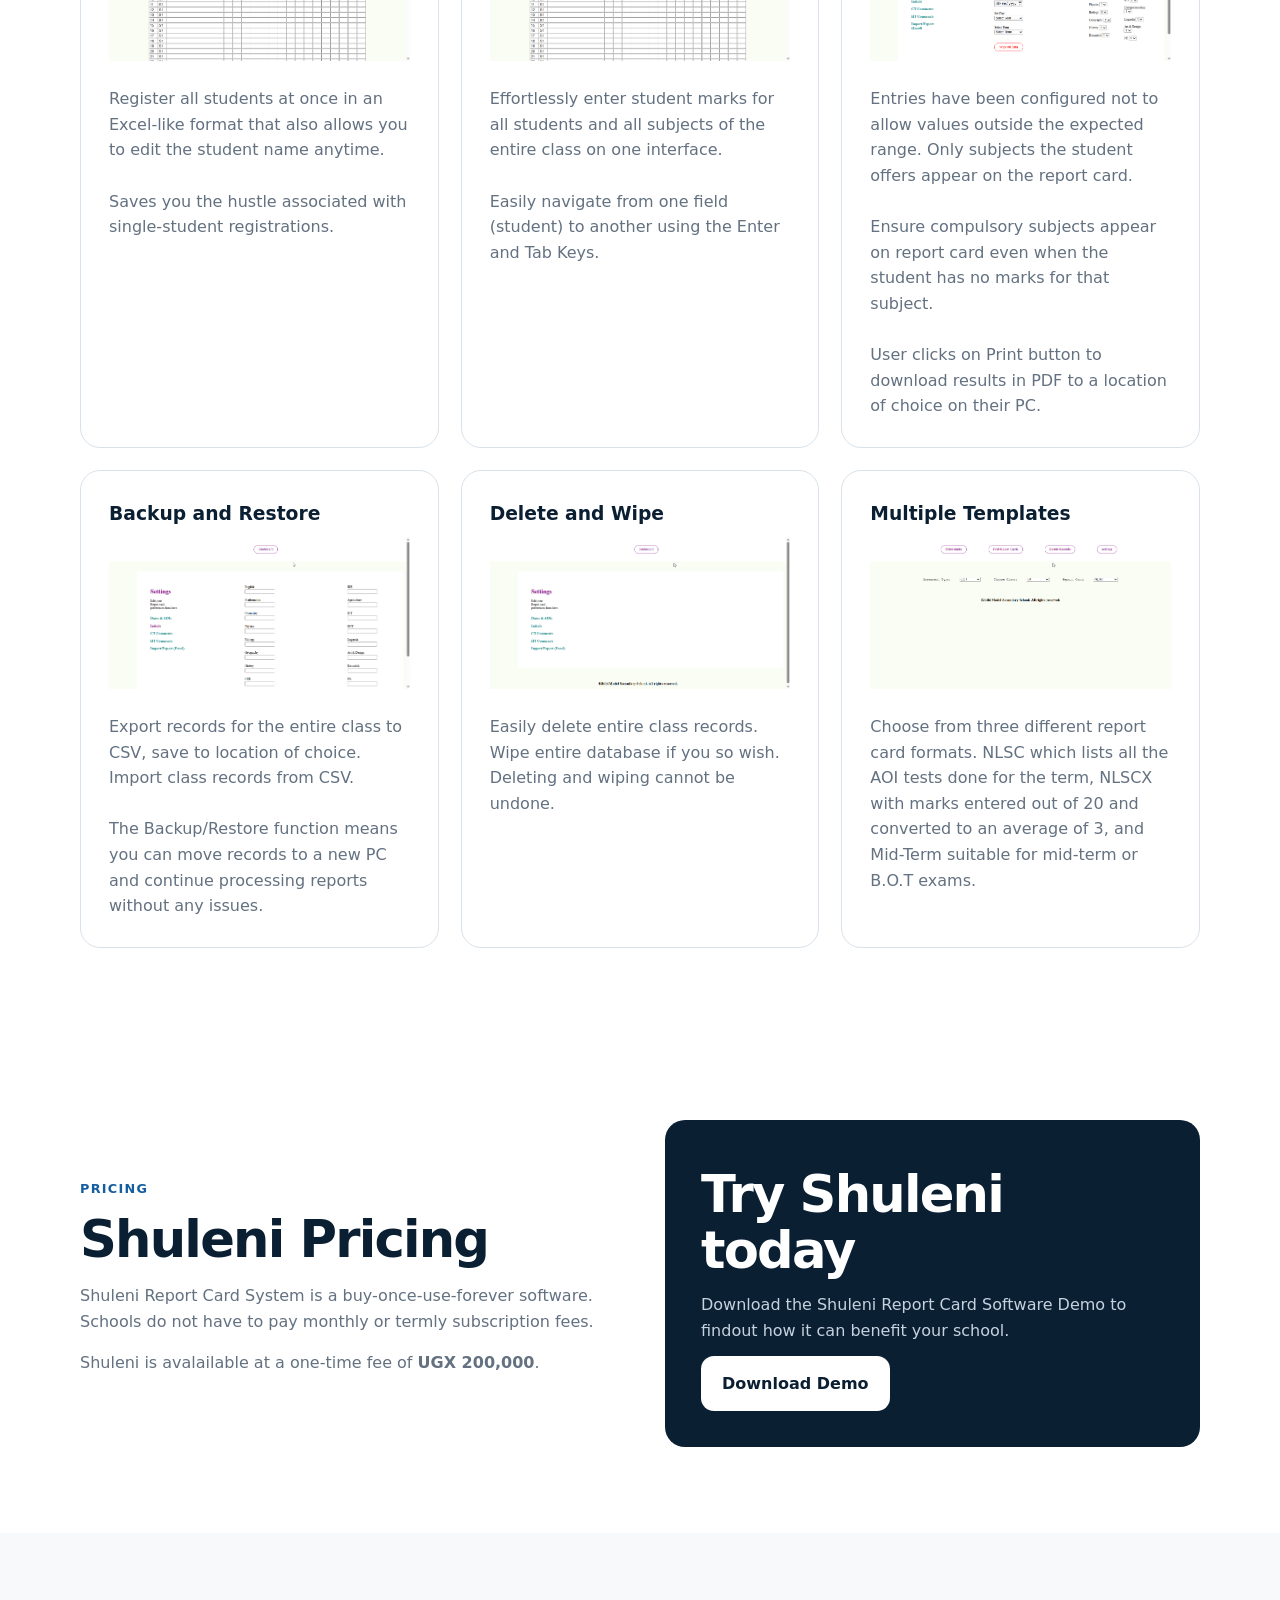
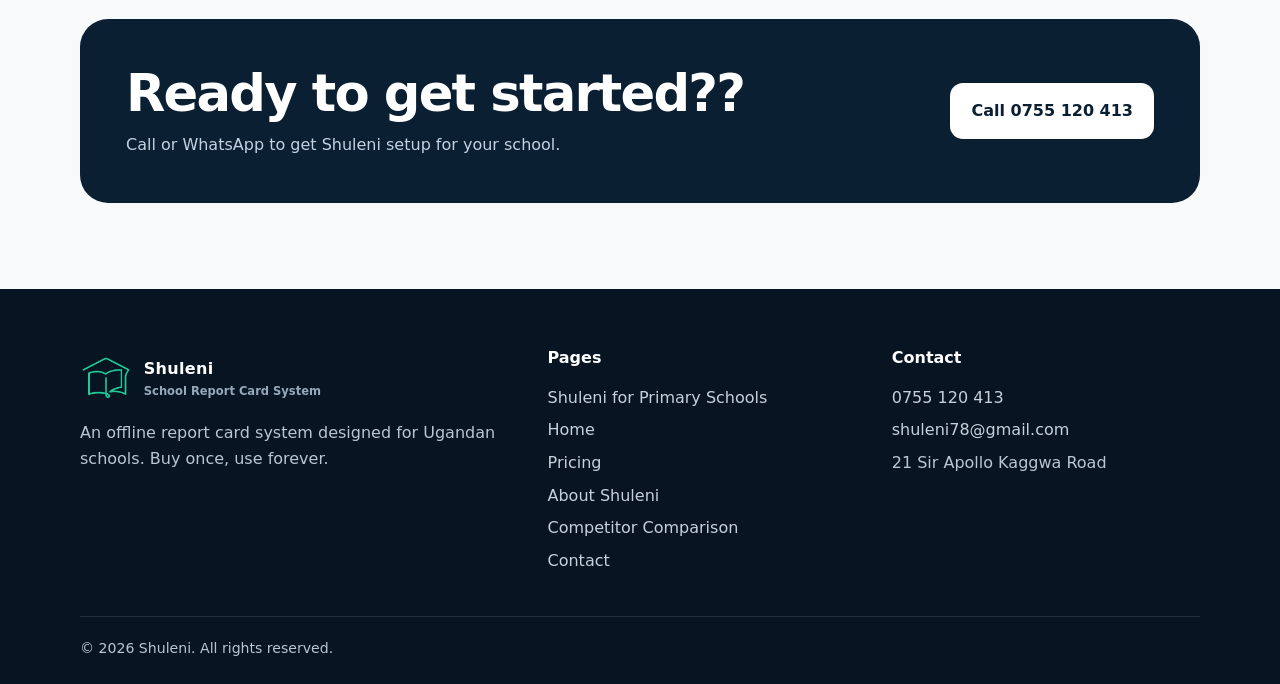
<file: report-card-for-secondary-school-v1.html>
<!doctype html>
<html lang="en">

<head>
  <meta charset="utf-8">
  <meta name="viewport" content="width=device-width,initial-scale=1">
  <meta name="description"
    content="Simplify school report card making with Shuleni, an offline report card software for schools in Uganda. Reduce errors and save time. Generate New Curriculum report cards in minutes.">
  <title>Offline Report Card System for Secondary Schools | Shuleni</title>
  <link rel="stylesheet" href="styles.css">
  <link rel="canonical" href="https://shuleni.net/report-card-for-secondary-school-v1.html">
  <link rel="shortcut icon" href="shuleni.ico" type="image/x-icon">
  <link rel="apple-touch-icon" href="shuleni.png">
  <meta property="og:title" content="Offline Report Cards for the New Curriculum">
  <meta property="og:description"
    content="Simplify school report card making with Shuleni, an offline software for schools in Uganda. Reduce errors and save time. Generate New Curriculum report cards in minutes.">
  <meta property="og:image" content="secondary-report-card-software-v2-student-registration.png">
  <meta property="og:url" content="https://shuleni.net/report-card-for-secondary-school-v1.html">

  <script type="application/ld+json">
  {
    "@context": "https://schema.org",
    "@graph": [
      {
        "@type": "SoftwareApplication",
        "@id": "https://shuleni.net/report-card-for-secondary-school-v1.html",
        "name": "Shuleni Report Card Software",
        "url": "https://shuleni.net/report-card-for-secondary-school-v1.html",
        "applicationCategory": "EducationalApplication",
        "operatingSystem": "All",
        "description": "Simplify school report card making with Shuleni, an offline software for schools in Uganda. Generate New Curriculum report cards in minutes."
      },
      {
        "@type": "Organization",
        "@id": "https://shuleni.net/report-card-for-secondary-school-v1.html",
        "name": "Shuleni Report Card Software",
        "url": "https://shuleni.net/report-card-for-secondary-school-v1.html",
        "logo": "https://shuleni.net/shuleni.png"
      }
    ]
  }
  </script>
</head>

<body>
  <div class="topbar">
    <div class="container">
      <span>Built for Ugandan primary & secondary schools</span>
      <span>Call: 0755 120 413 &nbsp; • &nbsp; 21 Sir Apollo Kaggwa Road</span>
    </div>
  </div>

  <header>
    <div class="container nav">
      <a class="brand" href="index.html">
        <img src="shuleni.png" alt="Shuleni report card software logo" width="18%">
        <span>Shuleni<small>School Report Card Software</small></span>
      </a>
      <button class="menu-btn" aria-label="Open menu" aria-expanded="false">
        <span></span><span></span><span></span>
      </button>
      <nav class="nav-links">
        <a href="index.html">Shuleni for Secondary Schools</a>
        <a href="primary-school-report-card.html">Shuleni for Primary</a>
        <a href="pricing.html">Pricing</a>
        <a href="about.html">About</a>
        <a href="shuleni-vs-other-report-card-systems.html">Comparison</a>
        <a href="contact.html" class="nav-cta">Contact Us</a>
      </nav>
    </div>
  </header>

  <main>
    <section class="hero">
      <div class="container hero-grid">
        <div class="hero-heading">
          <span class="eyebrow">Shuleni for Secondary Schools v1</span>
          <h1>Generate Secondary School Report Cards with Ease</h1>
          <p>Process & Print report cards with an Excel-like interface.
            Shuleni for secondary schools v1 is available as a desktop application for Windows PC.</p>
          <p>Looking for the latest version? See <a href="index.html">Shuleni for Secondary Schools</a> or compare with
            <a href="primary-school-report-card.html">Shuleni for Primary Schools</a>. Need the cost? Visit <a
              href="pricing.html">Pricing</a>.
          </p>

          <div class="actions">
            <a class="btn btn-primary"
              href="https://www.dropbox.com/scl/fi/bcjqydziy88ohp67qaoa9/Shuleni-Reports.exe?rlkey=f9dswarxwx8oh7zzv0zzcn2iu&st=6m3leph2&dl=0">Download
              Demo</a>
          </div>

        </div>
        <div class="software-ard" aria-label="Sample report card preview">
          <img src="secondary-report-card-software-v1-import-export.gif"
            alt="How to import and export records with Shuleni report card software v1." width="100%">

        </div>
      </div>
    </section>

    <section class="section">
      <div class="container">
        <div class="section-head">
          <h2>Familiar Interface. Lots of Customizations.</h2>
          <p>Shuleni for secondary school v1 has the familiar Excel-like interface which makes it very easy to use.
            Users
            familiar with Microsoft Excel will find no challenges using it.</p>
          <p>This version comes with many user customizations including the ability to upload custom school badge, set
            custom comments, import and export records, and choose from a variety of report card templates. Learn more
            about these features from <a href="about.html">here</a>.</p>
        </div>
        <div class="grid-3">
          <div class="card">
            <h3>Student Registration</h3>
            <img src="secondary-report-card-software-v1-marks-entry.png"
              alt="Shuleni report card software v1 student registration interface." width="100%">
            <br>
            <p>Register all students at once in an Excel-like format that also allows you to edit the student name
              anytime.</p>
            <br>
            <p>Saves you the hustle associated with single-student registrations.</p>
          </div>
          <div class="card">
            <h3>Marks Entry</h3>
            <img src="secondary-report-card-software-v1-marks-entry.png"
              alt="Shuleni report card software v1 marks entry interface." width="100%">
            <br>
            <p>Effortlessly enter student marks for all students and all subjects of the entire class on one interface.
            </p>
            <br>
            <p>Easily navigate from one field (student) to another using the Enter and Tab Keys.</p>
          </div>
          <div class="card">
            <h3>System Intelligence</h3>
            <img src="secondary-report-card-software-v1-settings.png"
              alt="Shuleni report card software v1 settings interface." width="100%">
            <br>
            <p>Entries have been configured not to allow values outside the expected range. Only subjects the student
              offers appear on the report card.</p>
            <br>
            <p>Ensure compulsory subjects appear on report card even when the student has no marks for that subject.</p>
            <br>
            <p>User clicks on Print button to download results in PDF to a location of choice on their PC.</p>
          </div>
          <div class="card">
            <h3>Backup and Restore</h3>
            <img src="secondary-report-card-software-v1-marks-initials.png"
              alt="Shuleni report card software v1 comments and initials section." width="100%">
            <br>
            <p>Export records for the entire class to CSV, save to location of choice. Import class records from CSV.
            </p>
            <br>
            <p>The Backup/Restore function means you can move records to a new PC and continue processing reports
              without any issues.</p>
          </div>
          <div class="card">
            <h3>Delete and Wipe</h3>
            <img src="secondary-report-card-software-v1-settings-menu.png"
              alt="Shuleni report card software v1 settings menu." width="100%">
            <br>
            <p>Easily delete entire class records. Wipe entire database if you so wish. Deleting and wiping cannot be
              undone.</p>

          </div>
          <div class="card">
            <h3>Multiple Templates</h3>
            <img src="secondary-report-card-software-v1-dashboard.png" alt="Shuleni report card software v1 dashboard."
              width="100%">
            <br>
            <p>Choose from three different report card formats. NLSC which lists all the AOI tests done for the term,
              NLSCX with
              marks entered out of 20 and converted to an average of 3, and Mid-Term suitable for mid-term or B.O.T
              exams.</p>
          </div>
        </div>
      </div>
    </section>

    <section class="section">
      <div class="container split">
        <div>
          <span class="kicker">PRICING</span>
          <h2>Shuleni Pricing</h2>
          <p style="color:var(--muted)">Shuleni Report Card System is a buy-once-use-forever software. Schools do not
            have to pay monthly or termly subscription fees.</p>
          <p style="color:var(--muted)">Shuleni is avalailable at a one-time fee of <strong>UGX 200,000</strong>.</p>
        </div>
        <div class="card" style="padding:36px;background:var(--navy);color:white;border:0">
          <h2 style="color:white">Try Shuleni today</h2>
          <p style="color:#c5d2df">Download the Shuleni Report Card Software Demo to findout how it can benefit your
            school.</p>
          <a class="btn"
            href="https://www.dropbox.com/scl/fi/bcjqydziy88ohp67qaoa9/Shuleni-Reports.exe?rlkey=f9dswarxwx8oh7zzv0zzcn2iu&st=6m3leph2&dl=0"
            style="background:white;color:var(--navy);margin-top:12px">Download
            Demo</a>
        </div>
      </div>
    </section>

    <section class="section alt">
      <div class="container">
        <div class="cta-panel">
          <div>
            <h2>Ready to get started??</h2>
            <p>Call or WhatsApp to get Shuleni setup for your school.</p>
          </div>
          <a class="btn" href="tel:+256755120413" style="background:white;color:var(--navy)">Call 0755 120 413</a>
        </div>
      </div>
    </section>
  </main>

  <footer>
    <div class="container">
      <div class="footer-grid">
        <div>
          <a class="brand" href="index.html" style="color:white">
            <img src="shuleni.png" alt="Shuleni Report Card Software" width="12%">
            <span>Shuleni<small style="color:#95a9ba">School Report Card System</small></span>
          </a>
          <p style="max-width:420px">An offline report card system designed for Ugandan schools. Buy once, use
            forever.</p>
        </div>
        <div>
          <h4>Pages</h4>
          <a href="primary-school-report-card.html">Shuleni for Primary Schools</a>
          <a href="index.html">Home</a>
          <a href="pricing.html">Pricing</a>
          <a href="about.html">About Shuleni</a>
          <a href="shuleni-vs-other-report-card-systems.html">Competitor Comparison</a>
          <a href="contact.html">Contact</a>
        </div>
        <div>
          <h4>Contact</h4>
          <a href="tel:+256755120413">0755 120 413</a>
          <a href="mailto:shuleni78@gmail.com">shuleni78@gmail.com</a>
          <span>21 Sir Apollo Kaggwa Road</span>
        </div>
      </div>
      <div class="copyright">© <span data-year></span> Shuleni. All rights reserved.</div>
    </div>
  </footer>

  <script src="script.js"></script>
</body>

</html>
</file>
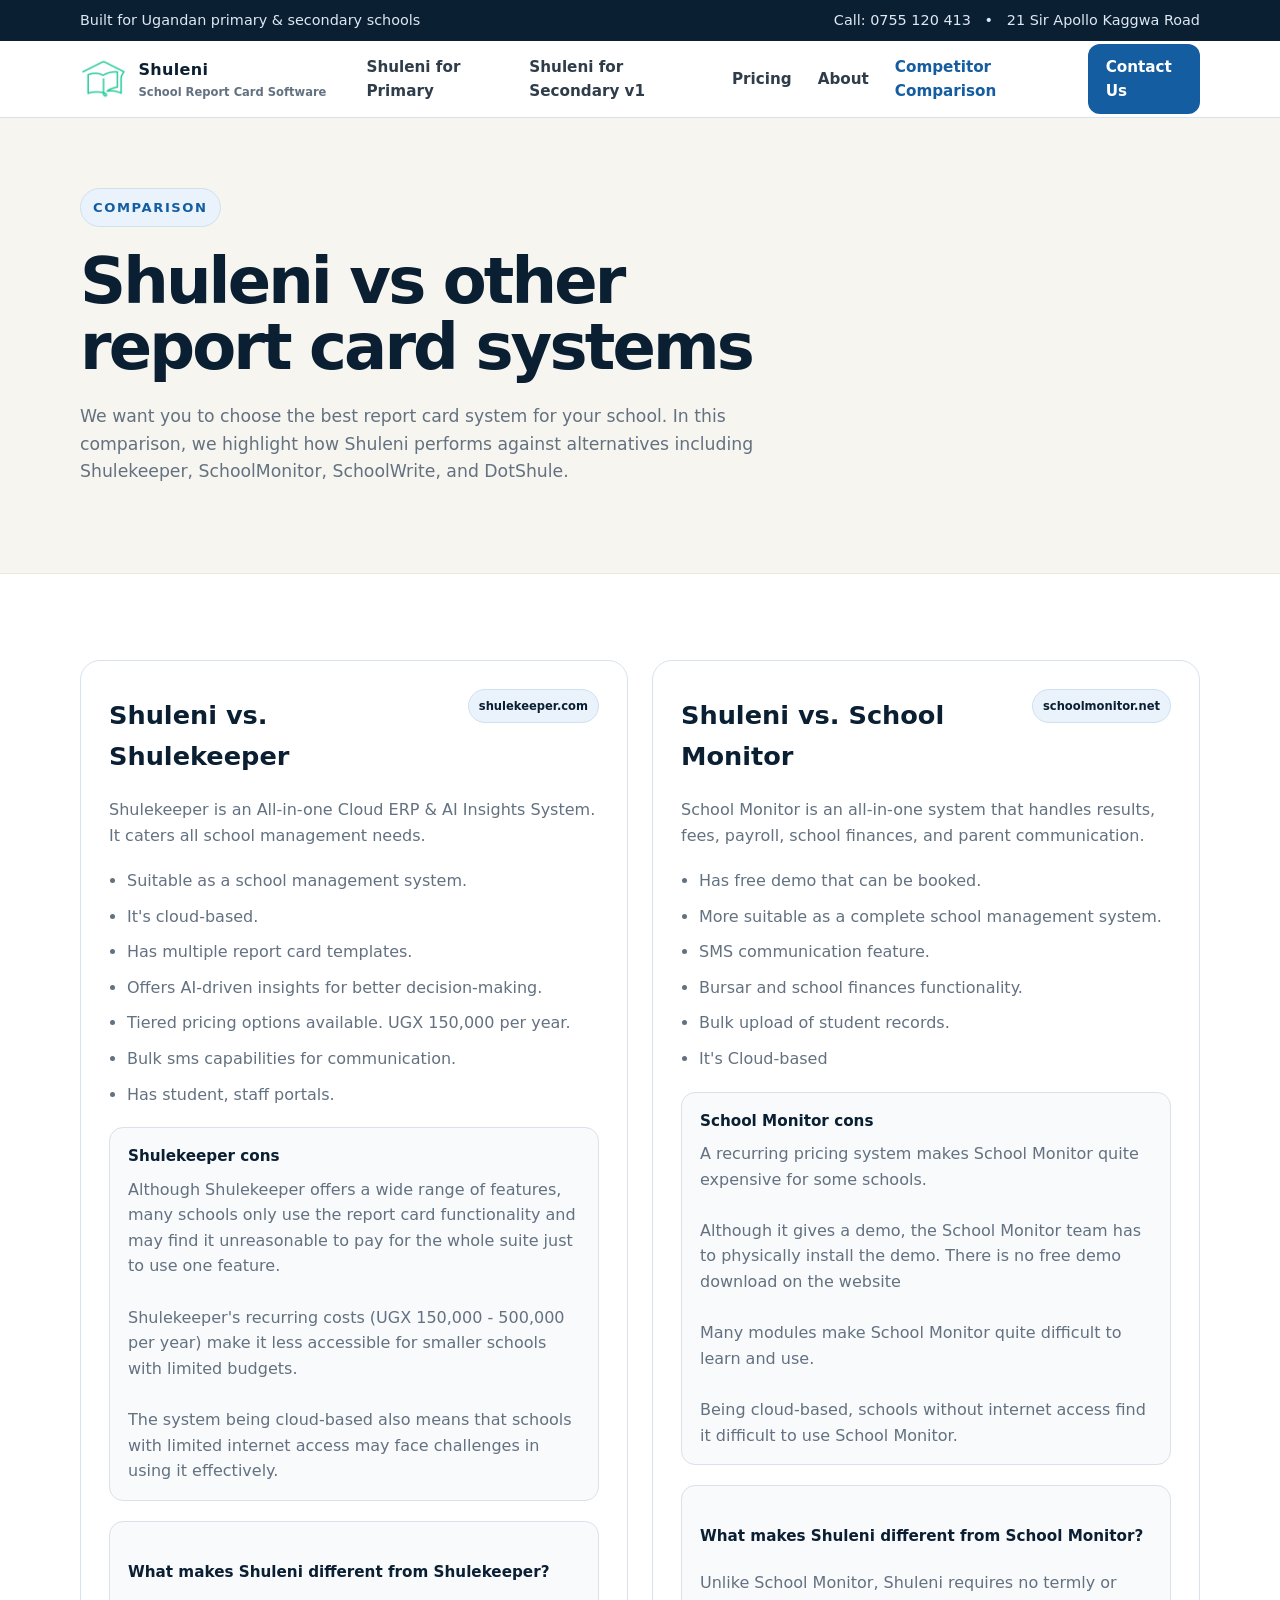
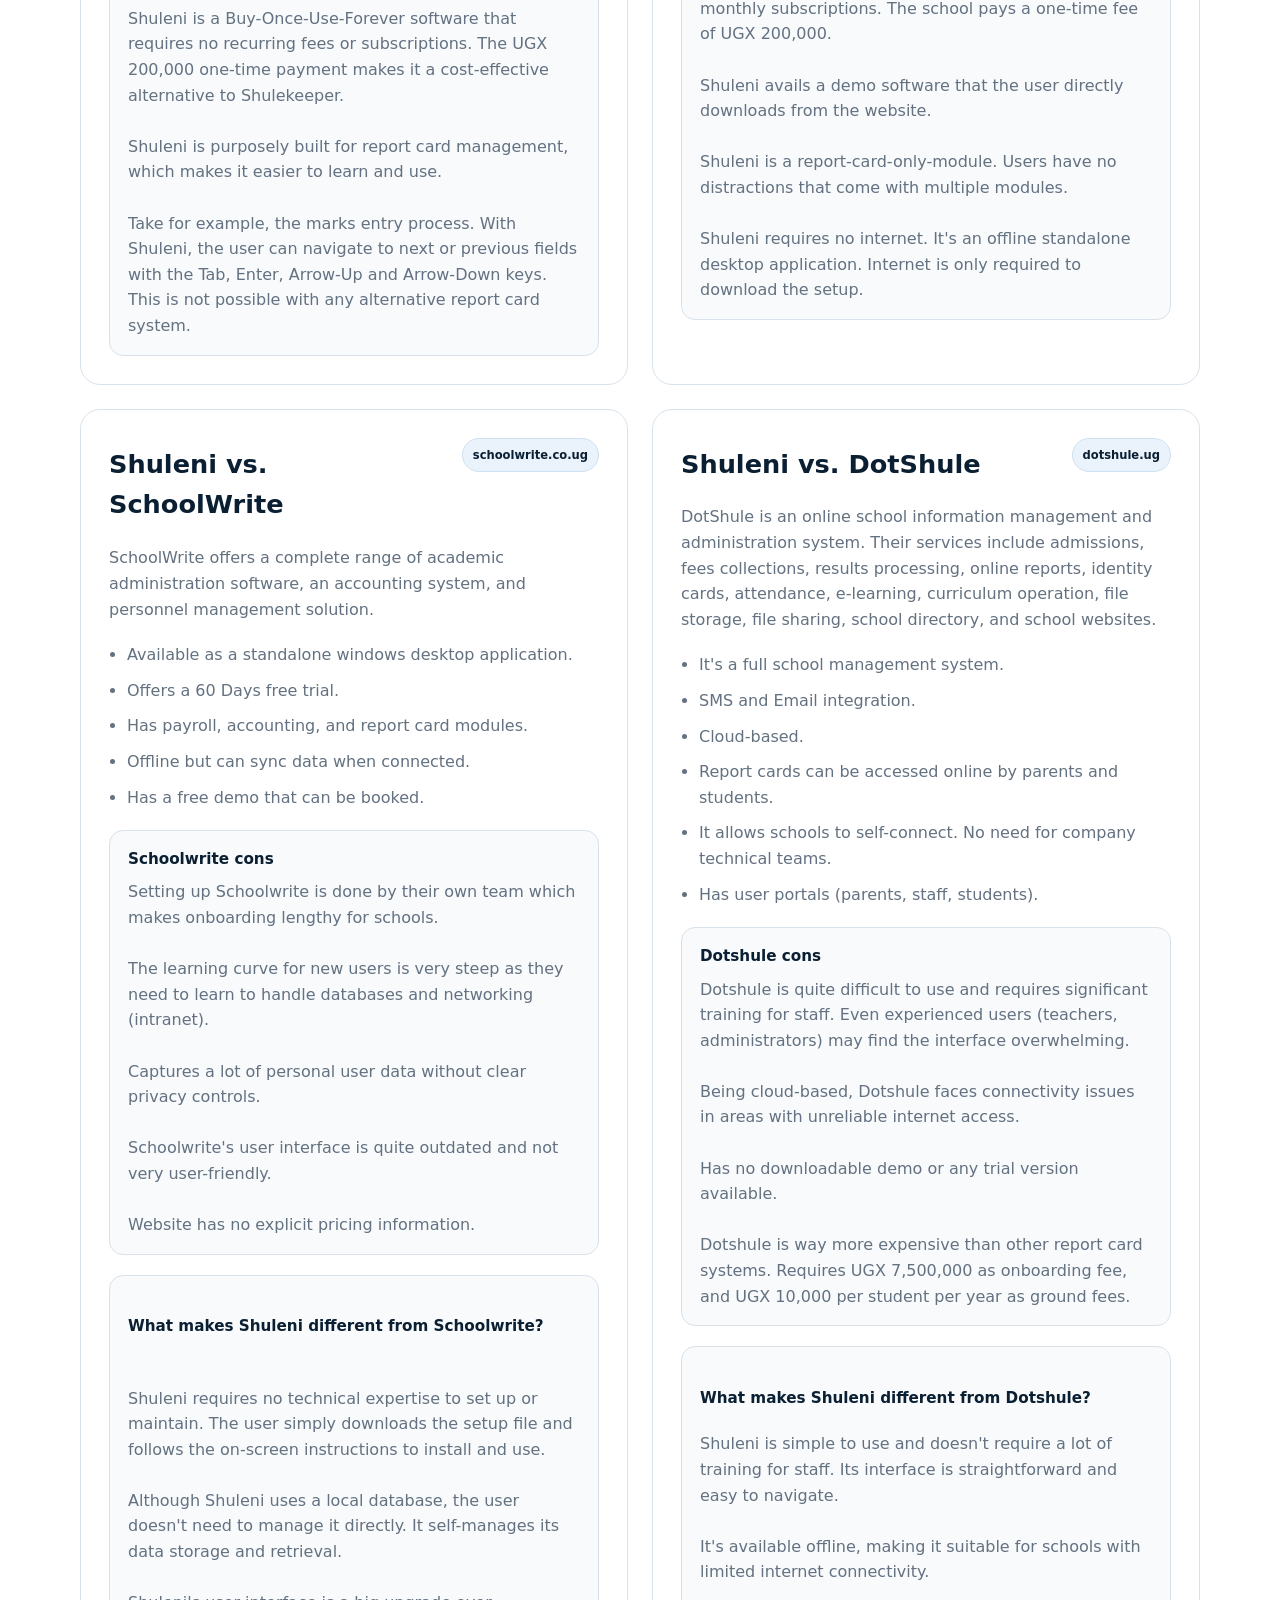
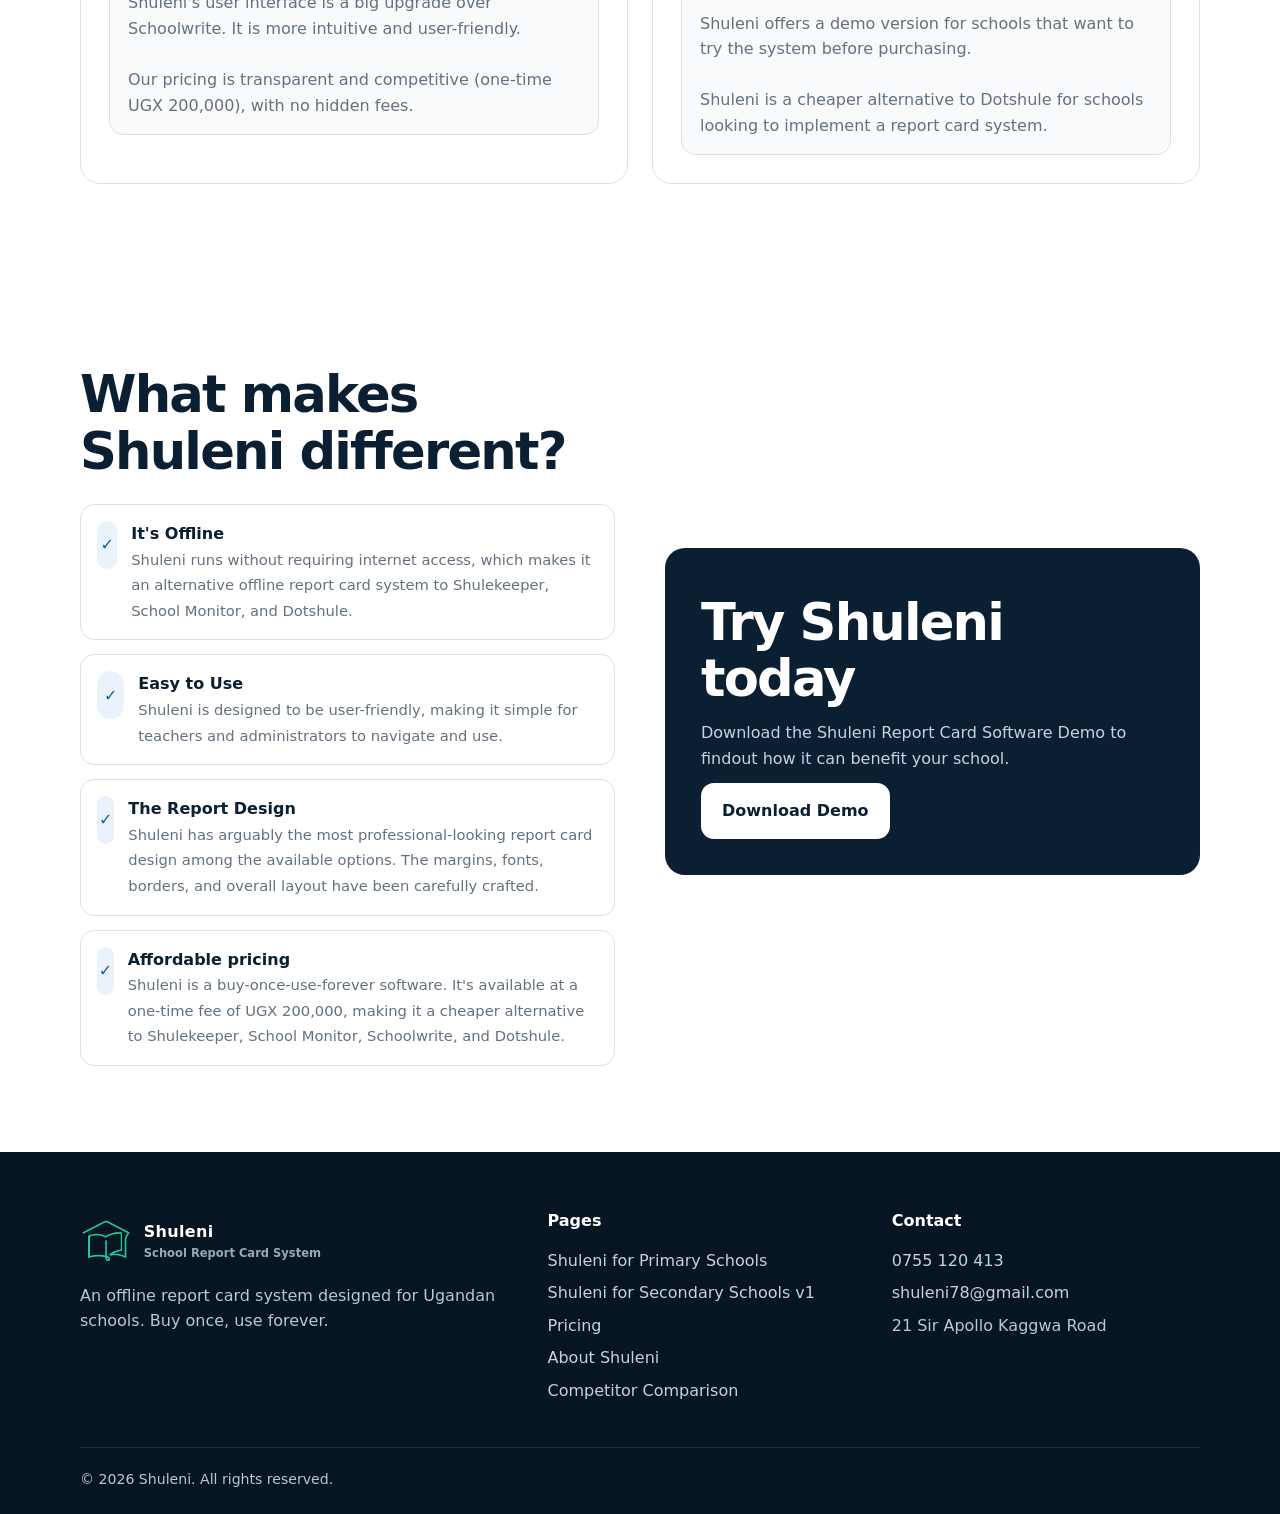
<file: shuleni-vs-other-report-card-systems.html>
<!doctype html>
<html lang="en">

<head>
    <meta charset="utf-8">
    <meta name="viewport" content="width=device-width,initial-scale=1">
    <meta name="description"
        content="Compare Shuleni with other Uganda report card systems such as Shulekeeper, SchoolMonitor, SchoolWrite, and DotShule.">
    <title>Shuleni vs Other Report Card Systems | Shuleni</title>
    <link rel="stylesheet" href="styles.css">
    <link rel="canonical" href="https://shuleni.net/shuleni-vs-other-report-card-systems.html">
    <link rel="shortcut icon" href="shuleni.ico" type="image/x-icon">
    <link rel="apple-touch-icon" href="shuleni.png">
    <meta property="og:title" content="Shuleni vs Other Report Card Systems">
    <meta property="og:description"
        content="Compare Shuleni with other Uganda report card systems such as Shulekeeper, SchoolMonitor, SchoolWrite, and DotShule.">
    <meta property="og:url" content="https://shuleni.net/shuleni-vs-other-report-card-systems.html">

    <script type="application/ld+json">
    {
        "@context": "https://schema.org",
        "@graph": [
        {
            "@type": "SoftwareApplication",
            "@id": "https://shuleni.net/shuleni-vs-other-report-card-systems.html",
            "name": "Shuleni Report Card Software",
            "url": "https://shuleni.net/shuleni-vs-other-report-card-systems.html",
            "applicationCategory": "EducationalApplication",
            "operatingSystem": "All",
            "description": "Compare Shuleni with other Uganda report card systems such as Shulekeeper, SchoolMonitor, SchoolWrite, and DotShule."
        },
        {
            "@type": "Organization",
            "@id": "https://shuleni.net/shuleni-vs-other-report-card-systems.html",
            "name": "Shuleni Report Card Software",
            "url": "https://shuleni.net/shuleni-vs-other-report-card-systems.html",
            "logo": "https://shuleni.net/shuleni.png"
        }
        ]
    }
    </script>
</head>

<body>
    <div class="topbar">
        <div class="container">
            <span>Built for Ugandan primary & secondary schools</span>
            <span>Call: 0755 120 413 &nbsp; • &nbsp; 21 Sir Apollo Kaggwa Road</span>
        </div>
    </div>

    <header>
        <div class="container nav">
            <a class="brand" href="index.html">
                <img src="shuleni.png" alt="Shuleni report card software logo" width="18%">
                <span>Shuleni<small>School Report Card Software</small></span>
            </a>
            <button class="menu-btn" aria-label="Open menu" aria-expanded="false">
                <span></span><span></span><span></span>
            </button>
            <nav class="nav-links">
                <a href="primary-school-report-card.html">Shuleni for Primary</a>
                <a href="report-card-for-secondary-school-v1.html">Shuleni for Secondary v1</a>
                <a href="pricing.html">Pricing</a>
                <a href="about.html">About</a>
                <a href="shuleni-vs-other-report-card-systems.html" class="active">Competitor Comparison</a>
                <a href="contact.html" class="nav-cta">Contact Us</a>
            </nav>
        </div>
    </header>

    <main>
        <section class="page-hero">
            <div class="container">
                <span class="eyebrow">Comparison</span>
                <h1>Shuleni vs other report card systems</h1>
                <p>We want you to choose the best report card system for your school. In this comparison, we
                    highlight how Shuleni performs against alternatives including Shulekeeper, SchoolMonitor,
                    SchoolWrite, and DotShule.</p>
            </div>
        </section>

        <section class="section">
            <div class="container">


                <div class="competitor-grid">
                    <article class="card competitor-card">
                        <div class="competitor-head">
                            <div>
                                <h3>Shuleni vs. Shulekeeper</h3>
                            </div>
                            <span class="site-pill">shulekeeper.com</span>
                        </div>
                        <p class="competitor-summary">Shulekeeper is an All-in-one Cloud ERP & AI Insights System. It
                            caters all school management needs.</p>
                        <ul class="competitor-list">
                            <li>Suitable as a school management system.</li>
                            <li>It's cloud-based.</li>
                            <li>Has multiple report card templates.</li>
                            <li>Offers AI-driven insights for better decision-making.</li>
                            <li>Tiered pricing options available. UGX 150,000 per year.</li>
                            <li>Bulk sms capabilities for communication.</li>
                            <li>Has student, staff portals.</li>
                        </ul>
                        <div class="competitor-weakness">
                            <h4>Shulekeeper cons</h4>
                            <p>Although Shulekeeper offers a wide range of features, many schools only use the report
                                card functionality and may find it unreasonable to pay for
                                the whole suite just to use one feature. </p><br>
                            <p>Shulekeeper's recurring costs (UGX 150,000 - 500,000 per year) make it less accessible
                                for smaller schools with limited budgets.</p>
                            <br>
                            <p>The system being cloud-based also means that schools with limited internet access may
                                face challenges in using it effectively.</p>
                        </div>
                        <div class="competitor-win">
                            <h4><strong>What makes Shuleni different from Shulekeeper?</strong></h4>
                            <p>Shuleni is a Buy-Once-Use-Forever software that requires no recurring fees or
                                subscriptions. The UGX 200,000 one-time payment makes it a cost-effective alternative to
                                Shulekeeper.</p>
                            <br>
                            <p>Shuleni is purposely built for report card management, which makes it easier to learn and
                                use. </p> <br>
                            <p>Take for example, the marks entry process. With Shuleni, the user can navigate to next or
                                previous
                                fields with the Tab, Enter, Arrow-Up and Arrow-Down keys. This is not possible with any
                                alternative report card system.</p>
                        </div>
                    </article>

                    <article class="card competitor-card">
                        <div class="competitor-head">
                            <div>
                                <h3>Shuleni vs. School Monitor</h3>
                            </div>
                            <span class="site-pill">schoolmonitor.net</span>
                        </div>
                        <p class="competitor-summary">School Monitor is an all-in-one system that handles results, fees,
                            payroll, school finances, and parent communication.</p>
                        <ul class="competitor-list">
                            <li>Has free demo that can be booked.</li>
                            <li>More suitable as a complete school management system.</li>
                            <li>SMS communication feature.</li>
                            <li>Bursar and school finances functionality.</li>
                            <li>Bulk upload of student records.</li>
                            <li>It's Cloud-based</li>
                        </ul>
                        <div class="competitor-weakness">
                            <h4>School Monitor cons</h4>
                            <p>A recurring pricing system makes School Monitor quite expensive for some schools.</p>
                            <br>
                            <p>Although it gives a demo, the School Monitor team has to physically install the demo.
                                There is no free demo download on the website</p>
                            <br>
                            <p>Many modules make School Monitor quite difficult to learn and use.</p>
                            <br>
                            <p>Being cloud-based, schools without internet access find it difficult to use School
                                Monitor.</p>
                        </div>
                        <div class="competitor-win">
                            <h4><strong>What makes Shuleni different from School Monitor?</strong></h4>
                            <p>Unlike School Monitor, Shuleni requires no termly or monthly subscriptions. The school
                                pays a one-time fee of UGX 200,000.</p><br>
                            <P>Shuleni avails a demo software that the user directly downloads from the website.</P><br>
                            <p>Shuleni is a report-card-only-module. Users have no distractions that come with multiple
                                modules.</p><br>
                            <p>Shuleni requires no internet. It's an offline standalone desktop application. Internet is
                                only required to download the setup.</p>
                        </div>
                    </article>

                    <article class="card competitor-card">
                        <div class="competitor-head">
                            <div>
                                <h3>Shuleni vs. SchoolWrite</h3>
                            </div>
                            <span class="site-pill">schoolwrite.co.ug</span>
                        </div>
                        <p class="competitor-summary">SchoolWrite offers a complete range of academic administration
                            software, an accounting system, and personnel management solution.</p>
                        <ul class="competitor-list">
                            <li>Available as a standalone windows desktop application.</li>
                            <li>Offers a 60 Days free trial.</li>
                            <li>Has payroll, accounting, and report card modules.</li>
                            <li>Offline but can sync data when connected.</li>
                            <li>Has a free demo that can be booked.</li>
                        </ul>
                        <div class="competitor-weakness">
                            <h4>Schoolwrite cons</h4>
                            <p>Setting up Schoolwrite is done by their own team which makes onboarding lengthy for
                                schools.</p>
                            <br>
                            <p>The learning curve for new users is very steep as they need to learn to handle databases
                                and networking (intranet).</p>
                            <br>
                            <p>Captures a lot of personal user data without clear privacy controls.</p>
                            <br>
                            <p>Schoolwrite's user interface is quite outdated and not very user-friendly.</p>
                            <br>
                            <p>Website has no explicit pricing information.</p>
                        </div>
                        <div class="competitor-win">
                            <h4><strong>What makes Shuleni different from Schoolwrite?</strong></h4>
                            <p></p>
                            <br>
                            <p>Shuleni requires no technical expertise to set up or maintain. The user simply downloads
                                the setup file and follows the on-screen instructions to install and use.</p>
                            <br>
                            <p>Although Shuleni uses a local database, the user doesn't need to manage it directly. It
                                self-manages its data storage and retrieval.</p>
                            <br>
                            <p>Shuleni's user interface is a big upgrade over Schoolwrite. It is more intuitive and
                                user-friendly.</p>
                            <br>
                            <p>Our pricing is transparent and competitive (one-time UGX 200,000), with no hidden fees.
                            </p>
                        </div>
                    </article>

                    <article class="card competitor-card">
                        <div class="competitor-head">
                            <div>
                                <h3>Shuleni vs. DotShule</h3>
                            </div>
                            <span class="site-pill">dotshule.ug</span>
                        </div>
                        <p class="competitor-summary">DotShule is an online school information management and
                            administration system. Their services include
                            admissions, fees collections, results processing, online reports, identity cards,
                            attendance, e-learning, curriculum operation,
                            file storage, file sharing, school directory, and school websites.
                        </p>
                        <ul class="competitor-list">
                            <li>It's a full school management system.</li>
                            <li>SMS and Email integration.</li>
                            <li>Cloud-based.</li>
                            <li>Report cards can be accessed online by parents and students.</li>
                            <li>It allows schools to self-connect. No need for company technical teams.</li>
                            <li>Has user portals (parents, staff, students).</li>
                        </ul>
                        <div class="competitor-weakness">
                            <h4>Dotshule cons</h4>
                            <p>Dotshule is quite difficult to use and requires significant training for staff. Even
                                experienced users (teachers, administrators) may find the interface overwhelming.</p>
                            <br>
                            <p>Being cloud-based, Dotshule faces connectivity issues in areas with unreliable internet
                                access.</p>
                            <br>
                            <p>Has no downloadable demo or any trial version available.</p>
                            <br>
                            <p>Dotshule is way more expensive than other report card systems. Requires UGX 7,500,000 as
                                onboarding fee, and UGX 10,000 per student per year as ground fees.</p>
                        </div>
                        <div class="competitor-win">
                            <h4><strong>What makes Shuleni different from Dotshule?</strong></h4>
                            <p>Shuleni is simple to use and doesn't require a lot of training for staff. Its interface
                                is straightforward and easy to navigate.</p>
                            <br>
                            <p>It's available offline, making it suitable for schools with limited internet
                                connectivity.</p>
                            <br>
                            <p>Shuleni offers a demo version for schools that want to try the system before purchasing.
                            </p>
                            <br>
                            <p>Shuleni is a cheaper alternative to Dotshule for schools looking to implement a report
                                card system.</p>
                        </div>
                    </article>
                </div>
            </div>
        </section>



        <section class="section">
            <div class="container split">
                <div>
                    <h2>What makes Shuleni different?</h2>
                    <div class="feature-list">
                        <div class="feature-item">
                            <div class="icon">✓</div>
                            <div>
                                <b>It's Offline</b>
                                <span>Shuleni runs without requiring internet access, which makes it an alternative
                                    offline report card system to Shulekeeper, School Monitor, and Dotshule.</span>
                            </div>
                        </div>
                        <div class="feature-item">
                            <div class="icon">✓</div>
                            <div>
                                <b>Easy to Use</b>
                                <span>Shuleni is designed to be user-friendly, making it simple for teachers and
                                    administrators to navigate and use.</span>
                            </div>
                        </div>

                        <div class="feature-item">
                            <div class="icon">✓</div>
                            <div>
                                <b>The Report Design</b>
                                <span>Shuleni has arguably the most professional-looking report card design among the
                                    available options. The margins, fonts, borders, and overall layout have been
                                    carefully crafted.</span>
                            </div>
                        </div>
                        <div class="feature-item">
                            <div class="icon">✓</div>
                            <div>
                                <b>Affordable pricing</b>
                                <span>Shuleni is a buy-once-use-forever software. It's available at a one-time fee of
                                    UGX 200,000, making it a cheaper alternative to Shulekeeper, School Monitor,
                                    Schoolwrite, and Dotshule.</span>
                            </div>
                        </div>
                    </div>
                </div>

                <div class="card" style="padding:36px;background:var(--navy);color:white;border:0">
                    <h2 style="color:white">Try Shuleni today</h2>
                    <p style="color:#c5d2df">Download the Shuleni Report Card Software Demo to findout how it can
                        benefit your school.</p>
                    <a class="btn"
                        href="https://www.dropbox.com/scl/fi/bcjqydziy88ohp67qaoa9/Shuleni-Reports.exe?rlkey=f9dswarxwx8oh7zzv0zzcn2iu&st=6m3leph2&dl=0"
                        style="background:white;color:var(--navy);margin-top:12px">Download Demo</a>
                </div>
            </div>
        </section>
    </main>

    <footer>
        <div class="container">
            <div class="footer-grid">
                <div>
                    <a class="brand" href="index.html" style="color:white">
                        <img src="shuleni.png" alt="Shuleni report card software logo" width="12%">
                        <span>Shuleni<small style="color:#95a9ba">School Report Card System</small></span>
                    </a>
                    <p style="max-width:420px">An offline report card system designed for Ugandan schools. Buy once, use
                        forever.</p>
                </div>
                <div>
                    <h4>Pages</h4>
                    <a href="primary-school-report-card.html">Shuleni for Primary Schools</a>
                    <a href="report-card-for-secondary-school-v1.html">Shuleni for Secondary Schools v1</a>
                    <a href="pricing.html">Pricing</a>
                    <a href="about.html">About Shuleni</a>
                    <a href="shuleni-vs-other-report-card-systems.html">Competitor Comparison</a>
                </div>
                <div>
                    <h4>Contact</h4>
                    <a href="tel:+256755120413">0755 120 413</a>
                    <a href="mailto:shuleni78@gmail.com">shuleni78@gmail.com</a>
                    <span>21 Sir Apollo Kaggwa Road</span>
                </div>
            </div>
            <div class="copyright">© <span data-year></span> Shuleni. All rights reserved.</div>
        </div>
    </footer>

    <script src="script.js"></script>
</body>

</html>
</file>
<file: styles.css>
:root {
  --navy: #0b1f33;
  --blue: #145da0;
  --sky: #eaf3fb;
  --ink: #17212b;
  --muted: #637180;
  --line: #d9e2ea;
  --white: #ffffff;
  --green: #1f7a4d;
  --cream: #f7f5ef;
  --shadow: 0 18px 45px rgba(11, 31, 51, .12);
  --radius: 20px;
}

* {
  box-sizing: border-box
}

html {
  scroll-behavior: smooth
}

body {
  margin: 0;
  font-family: Inter, system-ui, -apple-system, BlinkMacSystemFont, "Segoe UI", sans-serif;
  color: var(--ink);
  background: var(--white);
  line-height: 1.6;
}

a {
  text-decoration: none;
}

img {
  max-width: 100%;
  display: block
}

.container {
  width: min(1120px, calc(100% - 36px));
  margin: 0 auto
}

.topbar {
  background: var(--navy);
  color: #dce8f3;
  font-size: .9rem;
}

.topbar .container {
  display: flex;
  justify-content: space-between;
  gap: 20px;
  padding: 9px 0;
}

header {
  position: sticky;
  top: 0;
  z-index: 50;
  background: rgba(255, 255, 255, .97);
  border-bottom: 1px solid var(--line);
  backdrop-filter: blur(8px);
}

.nav {
  min-height: 76px;
  display: flex;
  align-items: center;
  justify-content: space-between;
  gap: 28px;
}

.brand {
  display: flex;
  align-items: center;
  gap: 12px;
  font-weight: 900;
  color: var(--navy);
  letter-spacing: .02em;
}

.brand-mark {
  width: 42px;
  height: 42px;
  border-radius: 12px;
  background: var(--blue);
  color: white;
  display: grid;
  place-items: center;
  font-weight: 900;
  box-shadow: 0 8px 20px rgba(20, 93, 160, .2);
}

.brand small {
  display: block;
  font-weight: 600;
  color: var(--muted);
  font-size: .72rem;
  letter-spacing: 0
}

.nav-links {
  display: flex;
  align-items: center;
  gap: 26px
}

.nav-links a {
  font-weight: 700;
  color: #2f3d4a;
  font-size: .95rem;
}

.nav-links a:hover,
.nav-links a.active {
  color: var(--blue)
}

.nav-cta {
  background: var(--blue);
  color: white !important;
  padding: 11px 18px;
  border-radius: 12px;
}

.menu-btn {
  display: none;
  width: 44px;
  height: 44px;
  border: 1px solid var(--line);
  background: white;
  border-radius: 12px;
  cursor: pointer;
}

.menu-btn span {
  display: block;
  width: 20px;
  height: 2px;
  background: var(--navy);
  margin: 4px auto;
}

.hero {
  padding: 82px 0 70px;
  background: var(--cream);
  border-bottom: 1px solid #ece8dc;
}

.hero-grid {
  display: grid;
  grid-template-columns: 1.08fr .92fr;
  gap: 58px;
  align-items: center;
}

.eyebrow {
  display: inline-flex;
  align-items: center;
  gap: 8px;
  font-size: .82rem;
  font-weight: 800;
  text-transform: uppercase;
  letter-spacing: .12em;
  color: var(--blue);
  background: var(--sky);
  border: 1px solid #cfe1f0;
  padding: 8px 12px;
  border-radius: 999px;
}

h1 {
  font-size: clamp(2.6rem, 6vw, 5.2rem);
  line-height: 1.03;
  letter-spacing: -.045em;
  margin: 22px 0 22px;
  color: var(--navy);
}

.hero p {
  font-size: 1.12rem;
  color: #536170;
  max-width: 680px;
}

.actions {
  display: flex;
  flex-wrap: wrap;
  gap: 14px;
  margin-top: 30px
}

.btn {
  display: inline-flex;
  align-items: center;
  justify-content: center;
  gap: 10px;
  padding: 14px 20px;
  border-radius: 13px;
  font-weight: 800;
  border: 1px solid transparent;
}

.btn-primary {
  background: var(--blue);
  color: white
}

.btn-secondary {
  background: white;
  color: var(--navy);
  border-color: var(--line)
}

.trust {
  display: flex;
  flex-wrap: wrap;
  gap: 18px;
  margin-top: 34px;
  color: var(--muted);
  font-size: .92rem
}

.trust span {
  display: flex;
  align-items: center;
  gap: 8px
}

.check {
  color: var(--green);
  font-weight: 900
}

.software-card {
  background: white;
  border: 1px solid var(--line);
  border-radius: 26px;
  box-shadow: var(--shadow);
  overflow: hidden;
}

.window-bar {
  background: var(--navy);
  color: white;
  padding: 15px 18px;
  display: flex;
  align-items: center;
  justify-content: space-between;
}

.dots {
  display: flex;
  gap: 6px
}

.dots i {
  width: 9px;
  height: 9px;
  border-radius: 50%;
  background: #8ba7bf
}

.window-content {
  padding: 24px
}

.report-head {
  display: flex;
  justify-content: space-between;
  gap: 20px;
  align-items: flex-start;
  border-bottom: 2px solid var(--navy);
  padding-bottom: 14px
}

.school-badge {
  width: 52px;
  height: 52px;
  border-radius: 12px;
  background: var(--sky);
  display: grid;
  place-items: center;
  color: var(--blue);
  font-weight: 900
}

.report-title h3 {
  margin: 0;
  color: var(--navy);
  font-size: 1.1rem
}

.report-title p {
  margin: 2px 0 0;
  font-size: .8rem
}

.student-box {
  display: grid;
  grid-template-columns: 1fr 1fr;
  gap: 10px;
  background: #f8fafc;
  border: 1px solid var(--line);
  padding: 14px;
  border-radius: 12px;
  margin: 18px 0
}

.student-box div {
  font-size: .78rem;
  color: var(--muted)
}

.student-box strong {
  display: block;
  color: var(--ink);
  font-size: .9rem
}

.mini-table {
  width: 100%;
  border-collapse: collapse;
  font-size: .78rem
}

.mini-table th,
.mini-table td {
  padding: 9px;
  border-bottom: 1px solid var(--line);
  text-align: left
}

.mini-table th {
  background: #f2f6f9;
  color: var(--navy)
}

.score {
  font-weight: 800;
  color: var(--green)
}

.section {
  padding: 86px 0
}

.section.alt {
  background: #f7f9fb
}

.section-head {
  max-width: 720px;
  margin-bottom: 42px
}

.kicker {
  color: var(--blue);
  font-weight: 800;
  text-transform: uppercase;
  letter-spacing: .1em;
  font-size: .8rem
}

h2 {
  font-size: clamp(2rem, 4vw, 3.25rem);
  line-height: 1.1;
  letter-spacing: -.035em;
  color: var(--navy);
  margin: 10px 0 14px
}

.section-head p {
  color: var(--muted);
  font-size: 1.04rem
}

.grid-3 {
  display: grid;
  grid-template-columns: repeat(3, 1fr);
  gap: 22px
}

.card {
  border: 1px solid var(--line);
  border-radius: var(--radius);
  padding: 28px;
  background: white;
}

.icon {
  width: 48px;
  height: 48px;
  border-radius: 13px;
  display: grid;
  place-items: center;
  background: var(--sky);
  color: var(--blue);
  font-weight: 900;
  margin-bottom: 18px;
}

.card h3 {
  margin: 0 0 8px;
  color: var(--navy)
}

.card p {
  margin: 0;
  color: var(--muted)
}

.metrics {
  display: grid;
  grid-template-columns: repeat(4, 1fr);
  gap: 1px;
  background: var(--line);
  border: 1px solid var(--line);
  border-radius: 20px;
  overflow: hidden
}

.metric {
  background: white;
  padding: 30px;
  text-align: center
}

.metric strong {
  display: block;
  font-size: 2rem;
  color: var(--navy)
}

.metric span {
  color: var(--muted);
  font-size: .9rem
}

.split {
  display: grid;
  grid-template-columns: 1fr 1fr;
  gap: 50px;
  align-items: center
}

.feature-list {
  display: grid;
  gap: 14px;
  margin-top: 25px
}

.feature-item {
  display: flex;
  gap: 14px;
  align-items: flex-start;
  padding: 16px;
  border: 1px solid var(--line);
  border-radius: 14px;
  background: white
}

.feature-item b {
  display: block;
  color: var(--navy)
}

.feature-item span {
  color: var(--muted);
  font-size: .92rem
}

.cta-panel {
  background: var(--navy);
  color: white;
  border-radius: 28px;
  padding: 46px;
  display: flex;
  justify-content: space-between;
  align-items: center;
  gap: 30px;
}

.cta-panel h2 {
  color: white;
  margin: 0 0 10px
}

.cta-panel p {
  color: #c4d2df;
  margin: 0
}

.page-hero {
  padding: 70px 0;
  background: var(--cream);
  border-bottom: 1px solid #ece8dc
}

.page-hero h1 {
  font-size: clamp(2.5rem, 5vw, 4rem);
  max-width: 760px
}

.page-hero p {
  max-width: 720px;
  color: var(--muted);
  font-size: 1.08rem
}

.price-card {
  max-width: 760px;
  margin: 0 auto;
  border: 1px solid var(--line);
  border-radius: 26px;
  padding: 38px;
  background: white;
  box-shadow: var(--shadow)
}

.price-card h3 {
  font-size: 1.8rem;
  color: var(--navy);
  margin: 0
}

.price-note {
  color: var(--muted);
  margin: 6px 0 24px
}

.price-list {
  display: grid;
  grid-template-columns: 1fr 1fr;
  gap: 12px 22px;
  margin: 25px 0
}

.price-list span {
  display: flex;
  gap: 10px
}

.contact-grid {
  display: grid;
  grid-template-columns: .9fr 1.1fr;
  gap: 32px
}

.contact-card {
  margin-top: 2rem;
  padding: 30px;
  border: 1px solid var(--line);
  border-radius: 20px;
  background: white
}

.contact-item {
  padding: 15px 0;
  border-bottom: 1px solid var(--line)
}

.contact-item:last-child {
  border-bottom: 0
}

.contact-item small {
  display: block;
  text-transform: uppercase;
  letter-spacing: .09em;
  color: var(--muted);
  font-size: .72rem
}

.contact-item strong {
  display: block;
  color: var(--navy);
  font-size: 1.05rem;
  margin-top: 4px
}

.competitor-grid {
  display: grid;
  grid-template-columns: repeat(2, minmax(0, 1fr));
  gap: 24px
}

.competitor-card {
  display: flex;
  flex-direction: column;
  gap: 20px;
  height: 100%
}

.competitor-head {
  display: flex;
  align-items: flex-start;
  justify-content: space-between;
  gap: 16px
}

.competitor-label {
  display: inline-block;
  font-size: .72rem;
  font-weight: 800;
  letter-spacing: .1em;
  text-transform: uppercase;
  color: var(--blue)
}

.competitor-card h3 {
  margin: 6px 0 0;
  font-size: clamp(1.55rem, 2vw, 2.1rem)
}

.site-pill {
  display: inline-flex;
  align-items: center;
  justify-content: center;
  border-radius: 999px;
  background: var(--sky);
  color: var(--navy);
  border: 1px solid #cfe1f0;
  padding: 7px 10px;
  font-size: .72rem;
  font-weight: 800
}

.competitor-summary {
  color: #415161;
  font-size: 1rem;
  margin: 0
}

.competitor-list {
  margin: 0;
  padding-left: 18px;
  color: var(--muted);
  display: grid;
  gap: 10px
}

.competitor-weakness,
.competitor-win {
  border: 1px solid var(--line);
  border-radius: 14px;
  padding: 16px 18px;
  background: #f8fafc
}

.competitor-weakness h4,
.competitor-win strong {
  margin: 0 0 8px;
  color: var(--navy);
  font-size: .95rem
}

.competitor-weakness p,
.competitor-win p {
  margin: 0;
  color: var(--muted)
}

.table-wrap {
  overflow-x: auto;
  border: 1px solid var(--line);
  border-radius: 20px;
  background: white
}

.comparison-table {
  width: 100%;
  border-collapse: collapse;
  min-width: 760px
}

.comparison-table th,
.comparison-table td {
  padding: 16px 18px;
  border-bottom: 1px solid var(--line);
  text-align: left;
  vertical-align: top
}

.comparison-table th {
  background: #f2f7fc;
  color: var(--navy);
  font-size: .8rem;
  letter-spacing: .08em;
  text-transform: uppercase
}

.comparison-table td {
  color: var(--ink)
}

.comparison-table tbody tr:last-child td {
  border-bottom: 0
}

.good {
  color: var(--green);
  font-weight: 800
}

.neutral {
  color: var(--muted)
}

form {
  display: grid;
  gap: 14px
}

label {
  font-size: .88rem;
  font-weight: 700;
  color: var(--navy)
}

input,
textarea,
select {
  width: 100%;
  padding: 13px 14px;
  border: 1px solid #cbd6df;
  border-radius: 11px;
  font: inherit;
  background: white
}

textarea {
  min-height: 130px;
  resize: vertical
}

footer {
  background: #071522;
  color: #b9c7d4;
  padding: 56px 0 24px;
  margin-top: 0;
}

.footer-grid {
  display: grid;
  grid-template-columns: 1.4fr 1fr 1fr;
  gap: 36px
}

footer h4 {
  color: white;
  margin: 0 0 14px
}

footer a {
  display: block;
  margin: 7px 0;
  color: #c5d1dc
}

.copyright {
  border-top: 1px solid #203141;
  margin-top: 36px;
  padding-top: 20px;
  font-size: .88rem
}

@media(max-width:860px) {
  .topbar .container {
    flex-direction: column;
    gap: 2px
  }

  .menu-btn {
    display: block
  }

  .nav-links {
    position: absolute;
    top: 100%;
    left: 0;
    right: 0;
    background: white;
    border-bottom: 1px solid var(--line);
    padding: 18px;
    display: none;
    flex-direction: column;
    align-items: stretch;
    gap: 8px
  }

  .nav-links.open {
    display: flex
  }

  .nav-links a {
    padding: 10px 6px
  }

  .hero-grid,
  .split,
  .contact-grid,
  .competitor-grid {
    grid-template-columns: 1fr
  }

  .grid-3 {
    grid-template-columns: 1fr
  }

  .metrics {
    grid-template-columns: 1fr 1fr
  }

  .hero {
    padding-top: 56px
  }

  .cta-panel {
    flex-direction: column;
    align-items: flex-start
  }

  .footer-grid {
    grid-template-columns: 1fr
  }
}

@media(max-width:540px) {
  .container {
    width: calc(100% - 28px)
  }

  .topbar {
    font-size: .76rem
  }

  .topbar .container {
    padding: 7px 0;
    text-align: center
  }

  .nav {
    min-height: 62px
  }

  .brand {
    gap: 9px;
    font-size: .94rem
  }

  .brand-mark {
    width: 36px;
    height: 36px;
    border-radius: 10px
  }

  .brand small {
    font-size: .62rem
  }

  .menu-btn {
    width: 40px;
    height: 40px
  }

  .hero {
    padding: 38px 0 34px
  }

  .eyebrow {
    font-size: .68rem;
    padding: 6px 9px
  }

  h1 {
    font-size: 2.35rem;
    line-height: 1.06;
    margin: 16px 0 15px
  }

  .hero p {
    font-size: .96rem;
    line-height: 1.55
  }

  .actions {
    margin-top: 20px;
    gap: 9px
  }

  .btn {
    width: 100%;
    padding: 11px 15px;
    font-size: .9rem
  }

  .trust {
    margin-top: 22px;
    gap: 8px 14px;
    font-size: .78rem
  }

  .software-card {
    border-radius: 18px
  }

  .window-bar {
    padding: 11px 13px;
    font-size: .82rem
  }

  .window-content {
    padding: 14px
  }

  .report-head {
    gap: 10px;
    padding-bottom: 10px
  }

  .school-badge {
    width: 40px;
    height: 40px;
    border-radius: 9px
  }

  .report-title h3 {
    font-size: .88rem
  }

  .report-title p {
    font-size: .68rem
  }

  .student-box {
    grid-template-columns: 1fr 1fr;
    padding: 10px;
    margin: 12px 0;
    gap: 7px
  }

  .student-box div {
    font-size: .67rem
  }

  .student-box strong {
    font-size: .78rem
  }

  .mini-table {
    font-size: .68rem
  }

  .mini-table th,
  .mini-table td {
    padding: 7px 5px
  }

  .section {
    padding: 48px 0
  }

  .section-head {
    margin-bottom: 25px
  }

  h2 {
    font-size: 1.85rem;
    line-height: 1.12;
    margin: 7px 0 10px
  }

  .section-head p {
    font-size: .9rem;
    line-height: 1.55
  }

  .grid-3 {
    gap: 12px
  }

  .card {
    padding: 20px;
    border-radius: 15px
  }

  .icon {
    width: 40px;
    height: 40px;
    border-radius: 10px;
    margin-bottom: 12px;
    font-size: .85rem
  }

  .card h3 {
    font-size: 1rem;
    margin-bottom: 5px
  }

  .card p {
    font-size: .86rem;
    line-height: 1.5
  }

  .metrics {
    grid-template-columns: 1fr 1fr;
    border-radius: 14px
  }

  .metric {
    padding: 18px 10px
  }

  .metric strong {
    font-size: 1.45rem
  }

  .metric span {
    font-size: .72rem;
    line-height: 1.3
  }

  .split {
    gap: 25px
  }

  .feature-list {
    gap: 9px;
    margin-top: 17px
  }

  .feature-item {
    padding: 11px;
    gap: 10px;
    border-radius: 11px
  }

  .feature-item b {
    font-size: .86rem
  }

  .feature-item span {
    font-size: .77rem;
    line-height: 1.4
  }

  .cta-panel {
    padding: 24px 19px;
    border-radius: 18px;
    gap: 18px
  }

  .cta-panel h2 {
    font-size: 1.65rem
  }

  .cta-panel p {
    font-size: .86rem
  }

  .page-hero {
    padding: 38px 0 34px
  }

  .page-hero h1 {
    font-size: 2.2rem
  }

  .page-hero p {
    font-size: .92rem;
    line-height: 1.55
  }

  .price-card {
    padding: 22px;
    border-radius: 18px
  }

  .price-card h3 {
    font-size: 1.4rem
  }

  .price-list {
    grid-template-columns: 1fr;
    gap: 8px;
    margin: 18px 0
  }

  .price-list span {
    font-size: .86rem
  }

  .contact-grid {
    gap: 15px
  }

  .contact-card {
    padding: 20px;
    border-radius: 15px
  }

  .contact-item {
    padding: 11px 0
  }

  footer {
    padding: 38px 0 20px
  }

  .footer-grid {
    gap: 24px
  }

  footer p,
  footer a,
  footer span {
    font-size: .82rem
  }
}
</file>
